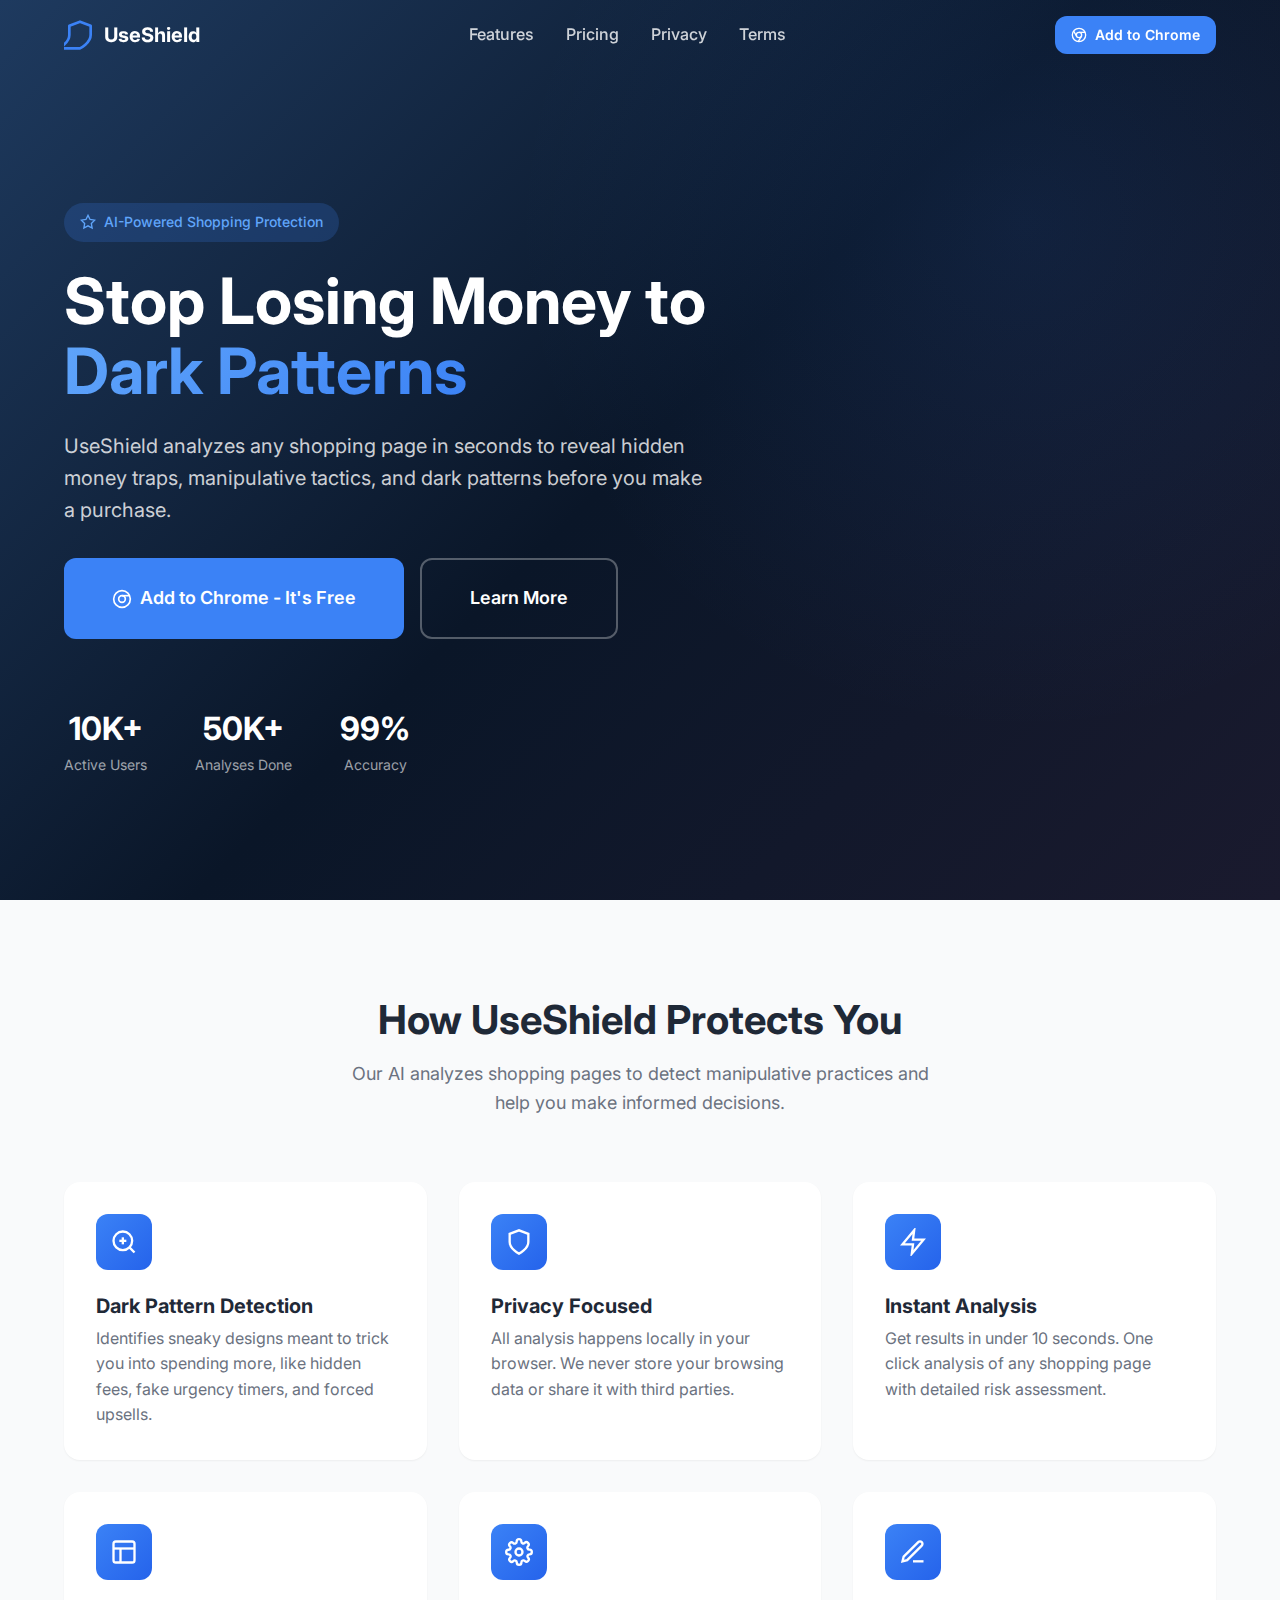
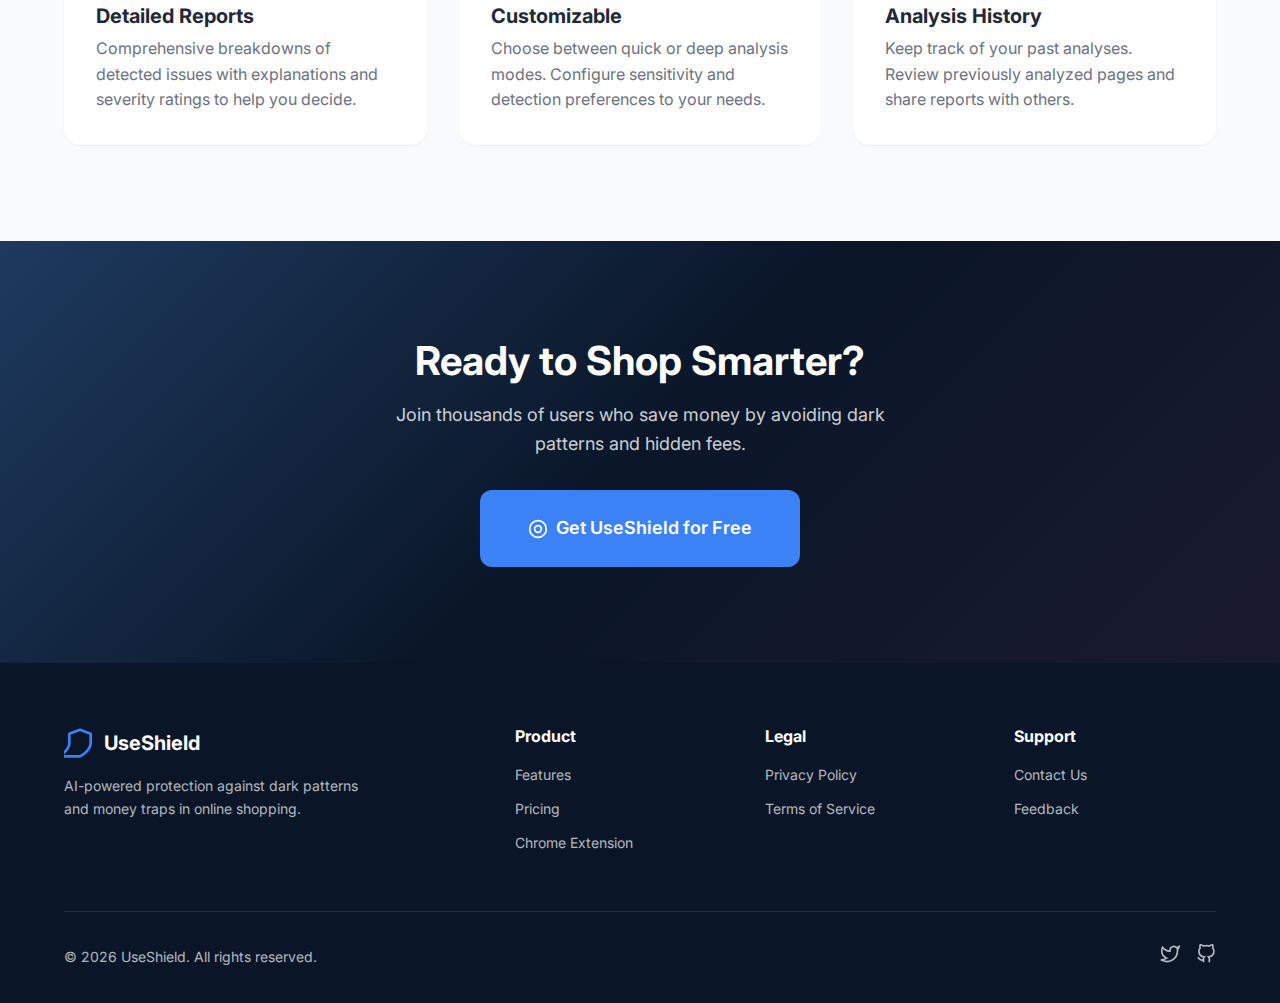
<file: index.html>
<!DOCTYPE html>
<html lang="en">

<head>
    <meta charset="UTF-8">
    <meta name="viewport" content="width=device-width, initial-scale=1.0">
    <meta name="description"
        content="UseShield - AI-powered protection against dark patterns and money traps in online shopping. Analyze any page before you buy.">
    <meta name="keywords"
        content="dark patterns, money traps, online shopping protection, AI analysis, browser extension, consumer protection">
    <meta name="author" content="UseShield">
    <title>UseShield - Protect Yourself from Money Traps & Dark Patterns</title>

    <!-- Favicon -->
    <link rel="icon" type="image/svg+xml"
        href="data:image/svg+xml,<svg xmlns='http://www.w3.org/2000/svg' viewBox='0 0 24 24' fill='none' stroke='%233b82f6' stroke-width='2' stroke-linecap='round' stroke-linejoin='round'><path d='M12 22s8-4 8-10V5l-8-3-8 3v7c0 6-8 10-8 10z'/></svg>">

    <!-- Google Fonts -->
    <link rel="preconnect" href="https://fonts.googleapis.com">
    <link rel="preconnect" href="https://fonts.gstatic.com" crossorigin>
    <link href="https://fonts.googleapis.com/css2?family=Inter:wght@400;500;600;700&display=swap" rel="stylesheet">

    <!-- Styles -->
    <link rel="stylesheet" href="css/style.css">
</head>

<body>
    <!-- Navigation -->
    <nav class="nav" id="nav">
        <div class="container nav-container">
            <a href="/" class="nav-logo">
                <svg width="32" height="32" viewBox="0 0 24 24" fill="none" stroke="#3b82f6" stroke-width="2"
                    stroke-linecap="round" stroke-linejoin="round">
                    <path d="M12 22s8-4 8-10V5l-8-3-8 3v7c0 6-8 10-8 10z" />
                </svg>
                UseShield
            </a>

            <ul class="nav-links">
                <li><a href="#features">Features</a></li>
                <li><a href="pricing.html">Pricing</a></li>
                <li><a href="privacy.html">Privacy</a></li>
                <li><a href="terms.html">Terms</a></li>
            </ul>

            <div class="nav-cta">
                <a href="https://chrome.google.com/webstore" target="_blank" class="btn btn-primary btn-sm">
                    <svg width="16" height="16" viewBox="0 0 24 24" fill="none" stroke="currentColor" stroke-width="2">
                        <circle cx="12" cy="12" r="10" />
                        <circle cx="12" cy="12" r="4" />
                        <line x1="21.17" y1="8" x2="12" y2="8" />
                        <line x1="3.95" y1="6.06" x2="8.54" y2="14" />
                        <line x1="10.88" y1="21.94" x2="15.46" y2="14" />
                    </svg>
                    Add to Chrome
                </a>
            </div>

            <button class="nav-toggle" id="navToggle">
                <svg width="24" height="24" viewBox="0 0 24 24" fill="none" stroke="currentColor" stroke-width="2">
                    <line x1="3" y1="6" x2="21" y2="6" />
                    <line x1="3" y1="12" x2="21" y2="12" />
                    <line x1="3" y1="18" x2="21" y2="18" />
                </svg>
            </button>
        </div>
    </nav>

    <!-- Hero Section -->
    <section class="hero">
        <div class="container">
            <div class="hero-content">
                <div class="hero-badge">
                    <svg width="16" height="16" viewBox="0 0 24 24" fill="none" stroke="currentColor" stroke-width="2">
                        <polygon
                            points="12 2 15.09 8.26 22 9.27 17 14.14 18.18 21.02 12 17.77 5.82 21.02 7 14.14 2 9.27 8.91 8.26 12 2" />
                    </svg>
                    AI-Powered Shopping Protection
                </div>

                <h1>Stop Losing Money to <span>Dark Patterns</span></h1>

                <p>UseShield analyzes any shopping page in seconds to reveal hidden money traps, manipulative tactics,
                    and dark patterns before you make a purchase.</p>

                <div class="hero-buttons">
                    <a href="https://chrome.google.com/webstore" target="_blank" class="btn btn-primary btn-lg">
                        <svg width="20" height="20" viewBox="0 0 24 24" fill="none" stroke="currentColor"
                            stroke-width="2">
                            <circle cx="12" cy="12" r="10" />
                            <circle cx="12" cy="12" r="4" />
                            <line x1="21.17" y1="8" x2="12" y2="8" />
                        </svg>
                        Add to Chrome - It's Free
                    </a>
                    <a href="#features" class="btn btn-secondary btn-lg">
                        Learn More
                    </a>
                </div>

                <div class="hero-stats">
                    <div class="hero-stat">
                        <div class="hero-stat-value">10K+</div>
                        <div class="hero-stat-label">Active Users</div>
                    </div>
                    <div class="hero-stat">
                        <div class="hero-stat-value">50K+</div>
                        <div class="hero-stat-label">Analyses Done</div>
                    </div>
                    <div class="hero-stat">
                        <div class="hero-stat-value">99%</div>
                        <div class="hero-stat-label">Accuracy</div>
                    </div>
                </div>
            </div>
        </div>
    </section>

    <!-- Features Section -->
    <section class="features" id="features">
        <div class="container">
            <div class="section-header">
                <h2>How UseShield Protects You</h2>
                <p>Our AI analyzes shopping pages to detect manipulative practices and help you make informed decisions.
                </p>
            </div>

            <div class="features-grid">
                <div class="feature-card">
                    <div class="feature-icon">
                        <svg width="28" height="28" viewBox="0 0 24 24" fill="none" stroke="currentColor"
                            stroke-width="2">
                            <circle cx="11" cy="11" r="8" />
                            <line x1="21" y1="21" x2="16.65" y2="16.65" />
                            <line x1="11" y1="8" x2="11" y2="14" />
                            <line x1="8" y1="11" x2="14" y2="11" />
                        </svg>
                    </div>
                    <h3>Dark Pattern Detection</h3>
                    <p>Identifies sneaky designs meant to trick you into spending more, like hidden fees, fake urgency
                        timers, and forced upsells.</p>
                </div>

                <div class="feature-card">
                    <div class="feature-icon">
                        <svg width="28" height="28" viewBox="0 0 24 24" fill="none" stroke="currentColor"
                            stroke-width="2">
                            <path d="M12 22s8-4 8-10V5l-8-3-8 3v7c0 6 8 10 8 10z" />
                        </svg>
                    </div>
                    <h3>Privacy Focused</h3>
                    <p>All analysis happens locally in your browser. We never store your browsing data or share it with
                        third parties.</p>
                </div>

                <div class="feature-card">
                    <div class="feature-icon">
                        <svg width="28" height="28" viewBox="0 0 24 24" fill="none" stroke="currentColor"
                            stroke-width="2">
                            <path d="M13 2L3 14h9l-1 8 10-12h-9l1-8z" />
                        </svg>
                    </div>
                    <h3>Instant Analysis</h3>
                    <p>Get results in under 10 seconds. One click analysis of any shopping page with detailed risk
                        assessment.</p>
                </div>

                <div class="feature-card">
                    <div class="feature-icon">
                        <svg width="28" height="28" viewBox="0 0 24 24" fill="none" stroke="currentColor"
                            stroke-width="2">
                            <rect x="3" y="3" width="18" height="18" rx="2" ry="2" />
                            <line x1="3" y1="9" x2="21" y2="9" />
                            <line x1="9" y1="21" x2="9" y2="9" />
                        </svg>
                    </div>
                    <h3>Detailed Reports</h3>
                    <p>Comprehensive breakdowns of detected issues with explanations and severity ratings to help you
                        decide.</p>
                </div>

                <div class="feature-card">
                    <div class="feature-icon">
                        <svg width="28" height="28" viewBox="0 0 24 24" fill="none" stroke="currentColor"
                            stroke-width="2">
                            <circle cx="12" cy="12" r="3" />
                            <path
                                d="M19.4 15a1.65 1.65 0 0 0 .33 1.82l.06.06a2 2 0 0 1-2.83 2.83l-.06-.06a1.65 1.65 0 0 0-1.82-.33 1.65 1.65 0 0 0-1 1.51V21a2 2 0 0 1-4 0v-.09A1.65 1.65 0 0 0 9 19.4a1.65 1.65 0 0 0-1.82.33l-.06.06a2 2 0 0 1-2.83-2.83l.06-.06a1.65 1.65 0 0 0 .33-1.82 1.65 1.65 0 0 0-1.51-1H3a2 2 0 0 1 0-4h.09A1.65 1.65 0 0 0 4.6 9a1.65 1.65 0 0 0-.33-1.82l-.06-.06a2 2 0 0 1 2.83-2.83l.06.06a1.65 1.65 0 0 0 1.82.33H9a1.65 1.65 0 0 0 1-1.51V3a2 2 0 0 1 4 0v.09a1.65 1.65 0 0 0 1 1.51 1.65 1.65 0 0 0 1.82-.33l.06-.06a2 2 0 0 1 2.83 2.83l-.06.06a1.65 1.65 0 0 0-.33 1.82V9a1.65 1.65 0 0 0 1.51 1H21a2 2 0 0 1 0 4h-.09a1.65 1.65 0 0 0-1.51 1z" />
                        </svg>
                    </div>
                    <h3>Customizable</h3>
                    <p>Choose between quick or deep analysis modes. Configure sensitivity and detection preferences to
                        your needs.</p>
                </div>

                <div class="feature-card">
                    <div class="feature-icon">
                        <svg width="28" height="28" viewBox="0 0 24 24" fill="none" stroke="currentColor"
                            stroke-width="2">
                            <path d="M12 20h9" />
                            <path d="M16.5 3.5a2.121 2.121 0 0 1 3 3L7 19l-4 1 1-4L16.5 3.5z" />
                        </svg>
                    </div>
                    <h3>Analysis History</h3>
                    <p>Keep track of your past analyses. Review previously analyzed pages and share reports with others.
                    </p>
                </div>
            </div>
        </div>
    </section>

    <!-- CTA Section -->
    <section class="cta">
        <div class="container">
            <h2>Ready to Shop Smarter?</h2>
            <p>Join thousands of users who save money by avoiding dark patterns and hidden fees.</p>
            <a href="https://chrome.google.com/webstore" target="_blank" class="btn btn-primary btn-lg">
                <svg width="20" height="20" viewBox="0 0 24 24" fill="none" stroke="currentColor" stroke-width="2">
                    <circle cx="12" cy="12" r="10" />
                    <circle cx="12" cy="12" r="4" />
                </svg>
                Get UseShield for Free
            </a>
        </div>
    </section>

    <!-- Footer -->
    <footer class="footer">
        <div class="container">
            <div class="footer-grid">
                <div class="footer-brand">
                    <a href="/" class="nav-logo">
                        <svg width="32" height="32" viewBox="0 0 24 24" fill="none" stroke="#3b82f6" stroke-width="2"
                            stroke-linecap="round" stroke-linejoin="round">
                            <path d="M12 22s8-4 8-10V5l-8-3-8 3v7c0 6-8 10-8 10z" />
                        </svg>
                        UseShield
                    </a>
                    <p>AI-powered protection against dark patterns and money traps in online shopping.</p>
                </div>

                <div class="footer-column">
                    <h4>Product</h4>
                    <ul class="footer-links">
                        <li><a href="#features">Features</a></li>
                        <li><a href="pricing.html">Pricing</a></li>
                        <li><a href="https://chrome.google.com/webstore" target="_blank">Chrome Extension</a></li>
                    </ul>
                </div>

                <div class="footer-column">
                    <h4>Legal</h4>
                    <ul class="footer-links">
                        <li><a href="privacy.html">Privacy Policy</a></li>
                        <li><a href="terms.html">Terms of Service</a></li>
                    </ul>
                </div>

                <div class="footer-column">
                    <h4>Support</h4>
                    <ul class="footer-links">
                        <li><a href="mailto:useshield@protonmail.com">Contact Us</a></li>
                        <li><a href="mailto:useshield@protonmail.com">Feedback</a></li>
                    </ul>
                </div>
            </div>

            <div class="footer-bottom">
                <p>&copy; 2026 UseShield. All rights reserved.</p>
                <div class="footer-social">
                    <a href="#" aria-label="Twitter">
                        <svg width="20" height="20" viewBox="0 0 24 24" fill="none" stroke="currentColor"
                            stroke-width="2">
                            <path
                                d="M23 3a10.9 10.9 0 0 1-3.14 1.53 4.48 4.48 0 0 0-7.86 3v1A10.66 10.66 0 0 1 3 4s-4 9 5 13a11.64 11.64 0 0 1-7 2c9 5 20 0 20-11.5a4.5 4.5 0 0 0-.08-.83A7.72 7.72 0 0 0 23 3z" />
                        </svg>
                    </a>
                    <a href="#" aria-label="GitHub">
                        <svg width="20" height="20" viewBox="0 0 24 24" fill="none" stroke="currentColor"
                            stroke-width="2">
                            <path
                                d="M9 19c-5 1.5-5-2.5-7-3m14 6v-3.87a3.37 3.37 0 0 0-.94-2.61c3.14-.35 6.44-1.54 6.44-7A5.44 5.44 0 0 0 20 4.77 5.07 5.07 0 0 0 19.91 1S18.73.65 16 2.48a13.38 13.38 0 0 0-7 0C6.27.65 5.09 1 5.09 1A5.07 5.07 0 0 0 5 4.77a5.44 5.44 0 0 0-1.5 3.78c0 5.42 3.3 6.61 6.44 7A3.37 3.37 0 0 0 9 18.13V22" />
                        </svg>
                    </a>
                </div>
            </div>
        </div>
    </footer>

    <!-- Scripts -->
    <script>
        // Navigation scroll effect
        const nav = document.getElementById('nav');
        window.addEventListener('scroll', () => {
            if (window.scrollY > 50) {
                nav.classList.add('scrolled');
            } else {
                nav.classList.remove('scrolled');
            }
        });

        // Mobile menu toggle
        const navToggle = document.getElementById('navToggle');
        const navLinks = document.querySelector('.nav-links');
        navToggle?.addEventListener('click', () => {
            navLinks.classList.toggle('active');
        });
    </script>
</body>

</html>
</file>
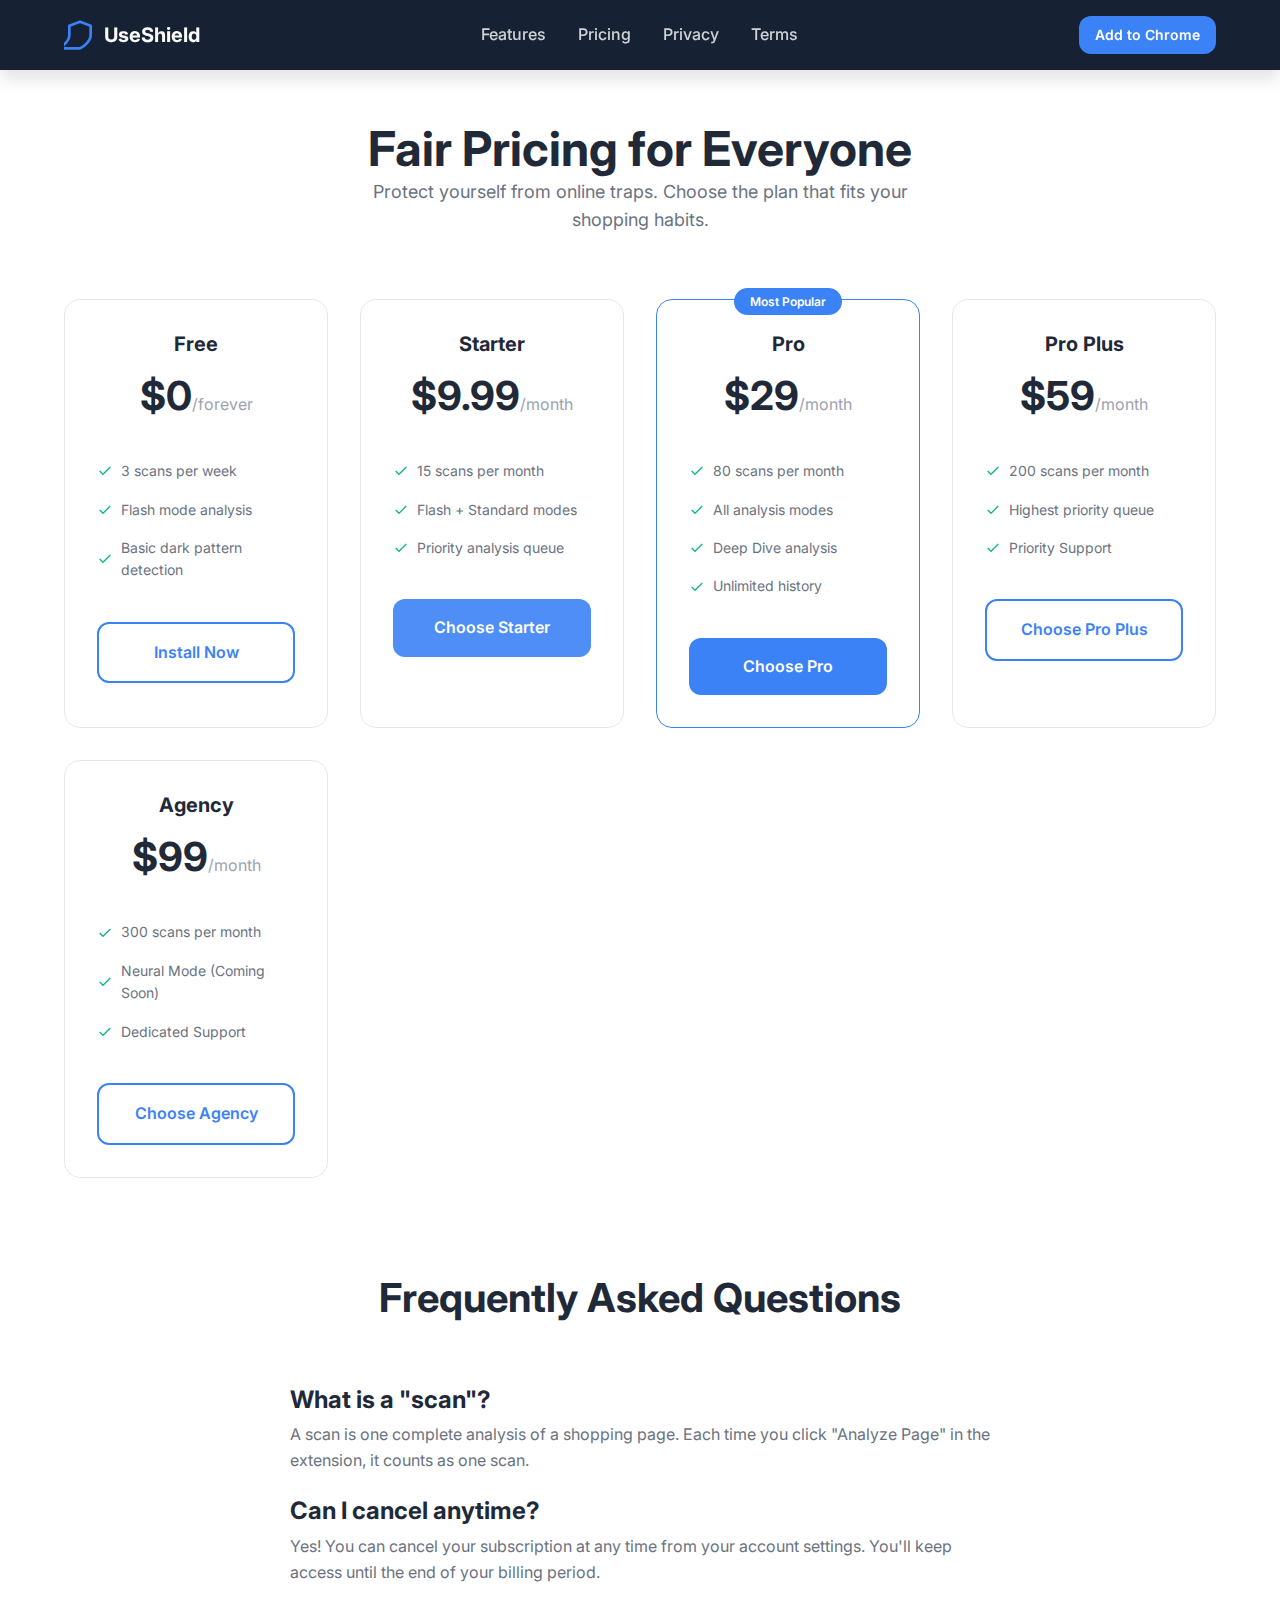
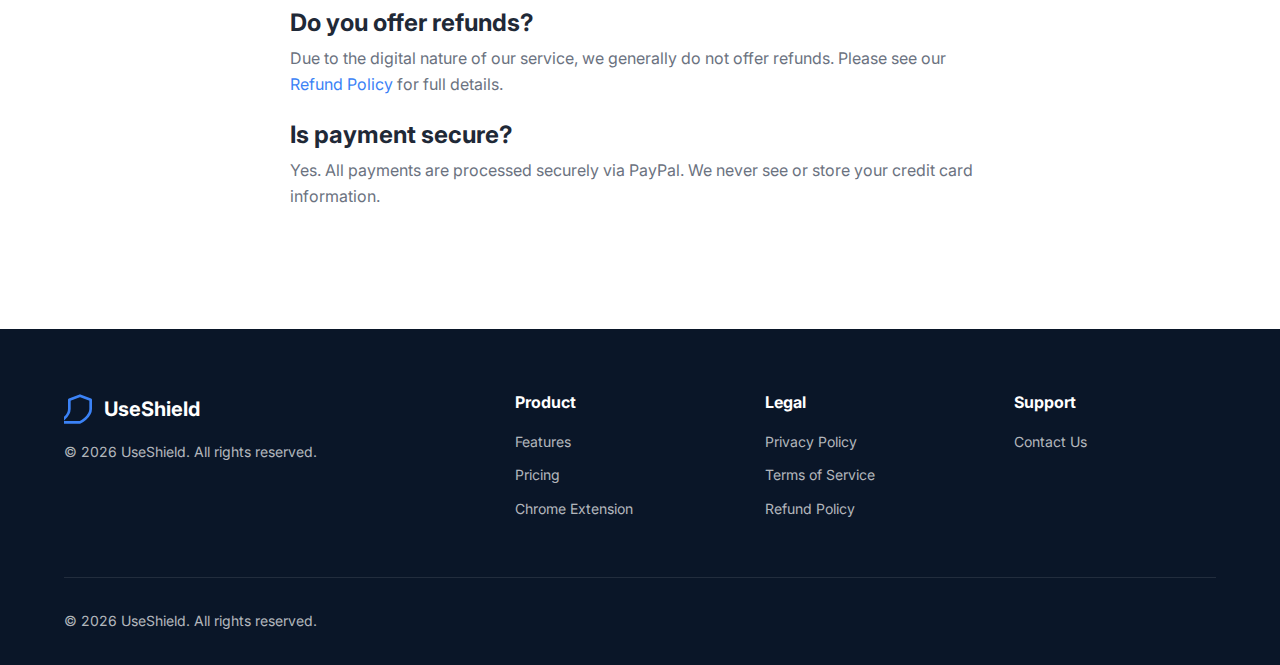
<file: pricing.html>
<!DOCTYPE html>
<html lang="en">

<head>
    <meta charset="UTF-8">
    <meta name="viewport" content="width=device-width, initial-scale=1.0">
    <meta name="description"
        content="UseShield Pricing - Find the perfect plan for safer online shopping. From Free to Agency plans.">
    <title>Pricing - UseShield</title>

    <link rel="icon" type="image/svg+xml"
        href="data:image/svg+xml,<svg xmlns='http://www.w3.org/2000/svg' viewBox='0 0 24 24' fill='none' stroke='%233b82f6' stroke-width='2' stroke-linecap='round' stroke-linejoin='round'><path d='M12 22s8-4 8-10V5l-8-3-8 3v7c0 6-8 10-8 10z'/></svg>">
    <link rel="preconnect" href="https://fonts.googleapis.com">
    <link rel="preconnect" href="https://fonts.gstatic.com" crossorigin>
    <link href="https://fonts.googleapis.com/css2?family=Inter:wght@400;500;600;700&display=swap" rel="stylesheet">
    <link rel="stylesheet" href="css/style.css">
    <style>
        .pricing-grid {
            grid-template-columns: repeat(auto-fit, minmax(250px, 1fr));
            max-width: 1200px;
        }
    </style>
</head>

<body>
    <!-- Navigation -->
    <nav class="nav scrolled">
        <div class="container nav-container">
            <a href="/" class="nav-logo">
                <svg width="32" height="32" viewBox="0 0 24 24" fill="none" stroke="#3b82f6" stroke-width="2"
                    stroke-linecap="round" stroke-linejoin="round">
                    <path d="M12 22s8-4 8-10V5l-8-3-8 3v7c0 6-8 10-8 10z" />
                </svg>
                UseShield
            </a>

            <ul class="nav-links">
                <li><a href="index.html#features">Features</a></li>
                <li><a href="pricing.html">Pricing</a></li>
                <li><a href="privacy.html">Privacy</a></li>
                <li><a href="terms.html">Terms</a></li>
            </ul>

            <div class="nav-cta">
                <a href="https://chromewebstore.google.com/detail/useshield/pcjoogikjcghpmajckghinjjofcmkehn"
                    target="_blank" class="btn btn-primary btn-sm">Add to
                    Chrome</a>
            </div>
        </div>
    </nav>

    <!-- Pricing Section -->
    <section class="pricing" style="padding-top: 120px;">
        <div class="container">
            <div class="section-header">
                <h1>Fair Pricing for Everyone</h1>
                <p>Protect yourself from online traps. Choose the plan that fits your shopping habits.</p>
            </div>

            <div class="pricing-grid">
                <!-- Free Plan -->
                <div class="pricing-card">
                    <h3>Free</h3>
                    <div class="pricing-price">$0<span>/forever</span></div>
                    <ul class="pricing-features">
                        <li>
                            <svg width="16" height="16" viewBox="0 0 24 24" fill="none" stroke="currentColor"
                                stroke-width="2">
                                <polyline points="20 6 9 17 4 12" />
                            </svg>
                            3 scans per week
                        </li>
                        <li>
                            <svg width="16" height="16" viewBox="0 0 24 24" fill="none" stroke="currentColor"
                                stroke-width="2">
                                <polyline points="20 6 9 17 4 12" />
                            </svg>
                            Flash mode analysis
                        </li>
                        <li>
                            <svg width="16" height="16" viewBox="0 0 24 24" fill="none" stroke="currentColor"
                                stroke-width="2">
                                <polyline points="20 6 9 17 4 12" />
                            </svg>
                            Basic dark pattern detection
                        </li>
                    </ul>
                    <a href="https://chromewebstore.google.com/detail/useshield/pcjoogikjcghpmajckghinjjofcmkehn"
                        class="btn btn-outline" style="width: 100%;">Install
                        Now</a>
                </div>

                <!-- Starter Plan -->
                <div class="pricing-card">
                    <h3>Starter</h3>
                    <div class="pricing-price">$9.99<span>/month</span></div>
                    <ul class="pricing-features">
                        <li>
                            <svg width="16" height="16" viewBox="0 0 24 24" fill="none" stroke="currentColor"
                                stroke-width="2">
                                <polyline points="20 6 9 17 4 12" />
                            </svg>
                            15 scans per month
                        </li>
                        <li>
                            <svg width="16" height="16" viewBox="0 0 24 24" fill="none" stroke="currentColor"
                                stroke-width="2">
                                <polyline points="20 6 9 17 4 12" />
                            </svg>
                            Flash + Standard modes
                        </li>
                        <li>
                            <svg width="16" height="16" viewBox="0 0 24 24" fill="none" stroke="currentColor"
                                stroke-width="2">
                                <polyline points="20 6 9 17 4 12" />
                            </svg>
                            Priority analysis queue
                        </li>
                    </ul>
                    <a href="https://chromewebstore.google.com/detail/useshield/pcjoogikjcghpmajckghinjjofcmkehn"
                        class="btn btn-primary" style="width: 100%; opacity: 0.9;">Choose Starter</a>
                </div>

                <!-- Pro Plan (Popular) -->
                <div class="pricing-card featured">
                    <h3>Pro</h3>
                    <div class="pricing-price">$29<span>/month</span></div>
                    <ul class="pricing-features">
                        <li>
                            <svg width="16" height="16" viewBox="0 0 24 24" fill="none" stroke="currentColor"
                                stroke-width="2">
                                <polyline points="20 6 9 17 4 12" />
                            </svg>
                            80 scans per month
                        </li>
                        <li>
                            <svg width="16" height="16" viewBox="0 0 24 24" fill="none" stroke="currentColor"
                                stroke-width="2">
                                <polyline points="20 6 9 17 4 12" />
                            </svg>
                            All analysis modes
                        </li>
                        <li>
                            <svg width="16" height="16" viewBox="0 0 24 24" fill="none" stroke="currentColor"
                                stroke-width="2">
                                <polyline points="20 6 9 17 4 12" />
                            </svg>
                            Deep Dive analysis
                        </li>
                        <li>
                            <svg width="16" height="16" viewBox="0 0 24 24" fill="none" stroke="currentColor"
                                stroke-width="2">
                                <polyline points="20 6 9 17 4 12" />
                            </svg>
                            Unlimited history
                        </li>
                    </ul>
                    <a href="https://chromewebstore.google.com/detail/useshield/pcjoogikjcghpmajckghinjjofcmkehn"
                        class="btn btn-primary" style="width: 100%;">Choose
                        Pro</a>
                </div>

                <!-- Pro Plus -->
                <div class="pricing-card">
                    <h3>Pro Plus</h3>
                    <div class="pricing-price">$59<span>/month</span></div>
                    <ul class="pricing-features">
                        <li>
                            <svg width="16" height="16" viewBox="0 0 24 24" fill="none" stroke="currentColor"
                                stroke-width="2">
                                <polyline points="20 6 9 17 4 12" />
                            </svg>
                            200 scans per month
                        </li>
                        <li>
                            <svg width="16" height="16" viewBox="0 0 24 24" fill="none" stroke="currentColor"
                                stroke-width="2">
                                <polyline points="20 6 9 17 4 12" />
                            </svg>
                            Highest priority queue
                        </li>
                        <li>
                            <svg width="16" height="16" viewBox="0 0 24 24" fill="none" stroke="currentColor"
                                stroke-width="2">
                                <polyline points="20 6 9 17 4 12" />
                            </svg>
                            Priority Support
                        </li>
                    </ul>
                    <a href="https://chromewebstore.google.com/detail/useshield/pcjoogikjcghpmajckghinjjofcmkehn"
                        class="btn btn-outline" style="width: 100%;">Choose Pro
                        Plus</a>
                </div>

                <!-- Agency -->
                <div class="pricing-card">
                    <h3>Agency</h3>
                    <div class="pricing-price">$99<span>/month</span></div>
                    <ul class="pricing-features">
                        <li>
                            <svg width="16" height="16" viewBox="0 0 24 24" fill="none" stroke="currentColor"
                                stroke-width="2">
                                <polyline points="20 6 9 17 4 12" />
                            </svg>
                            300 scans per month
                        </li>
                        <li>
                            <svg width="16" height="16" viewBox="0 0 24 24" fill="none" stroke="currentColor"
                                stroke-width="2">
                                <polyline points="20 6 9 17 4 12" />
                            </svg>
                            Neural Mode (Coming Soon)
                        </li>
                        <li>
                            <svg width="16" height="16" viewBox="0 0 24 24" fill="none" stroke="currentColor"
                                stroke-width="2">
                                <polyline points="20 6 9 17 4 12" />
                            </svg>
                            Dedicated Support
                        </li>
                    </ul>
                    <a href="https://chromewebstore.google.com/detail/useshield/pcjoogikjcghpmajckghinjjofcmkehn"
                        class="btn btn-outline" style="width: 100%;">Choose
                        Agency</a>
                </div>
            </div>

            <!-- FAQ -->
            <div class="section-header" style="margin-top: 96px;">
                <h2>Frequently Asked Questions</h2>
            </div>

            <div style="max-width: 700px; margin: 0 auto;">
                <div style="margin-bottom: 24px;">
                    <h4 style="margin-bottom: 8px;">What is a "scan"?</h4>
                    <p style="color: var(--text-secondary);">A scan is one complete analysis of a shopping page. Each
                        time you click "Analyze Page" in the extension, it counts as one scan.</p>
                </div>

                <div style="margin-bottom: 24px;">
                    <h4 style="margin-bottom: 8px;">Can I cancel anytime?</h4>
                    <p style="color: var(--text-secondary);">Yes! You can cancel your subscription at any time from your
                        account settings. You'll keep access until the end of your billing period.</p>
                </div>

                <div style="margin-bottom: 24px;">
                    <h4 style="margin-bottom: 8px;">Do you offer refunds?</h4>
                    <p style="color: var(--text-secondary);">Due to the digital nature of our service, we generally do
                        not offer refunds. Please see our <a href="refund-policy.html">Refund Policy</a> for full
                        details.</p>
                </div>

                <div style="margin-bottom: 24px;">
                    <h4 style="margin-bottom: 8px;">Is payment secure?</h4>
                    <p style="color: var(--text-secondary);">Yes. All payments are processed securely via PayPal. We
                        never see or store your credit card information.</p>
                </div>
            </div>
        </div>
    </section>

    <!-- Footer -->
    <footer class="footer">
        <div class="container">
            <div class="footer-grid">
                <div class="footer-brand">
                    <a href="/" class="nav-logo">
                        <svg width="32" height="32" viewBox="0 0 24 24" fill="none" stroke="#3b82f6" stroke-width="2"
                            stroke-linecap="round" stroke-linejoin="round">
                            <path d="M12 22s8-4 8-10V5l-8-3-8 3v7c0 6-8 10-8 10z" />
                        </svg>
                        UseShield
                    </a>
                    <p>&copy; 2026 UseShield. All rights reserved.</p>
                </div>

                <div class="footer-column">
                    <h4>Product</h4>
                    <ul class="footer-links">
                        <li><a href="index.html#features">Features</a></li>
                        <li><a href="pricing.html">Pricing</a></li>
                        <li><a href="https://chromewebstore.google.com/detail/useshield/pcjoogikjcghpmajckghinjjofcmkehn"
                                target="_blank">Chrome Extension</a></li>
                    </ul>
                </div>

                <div class="footer-column">
                    <h4>Legal</h4>
                    <ul class="footer-links">
                        <li><a href="privacy.html">Privacy Policy</a></li>
                        <li><a href="terms.html">Terms of Service</a></li>
                        <li><a href="refund-policy.html">Refund Policy</a></li>
                    </ul>
                </div>

                <div class="footer-column">
                    <h4>Support</h4>
                    <ul class="footer-links">
                        <li><a href="mailto:useshield@protonmail.com">Contact Us</a></li>
                    </ul>
                </div>
            </div>

            <div class="footer-bottom">
                <p>&copy; 2026 UseShield. All rights reserved.</p>
            </div>
        </div>
    </footer>
</body>

</html>
</file>
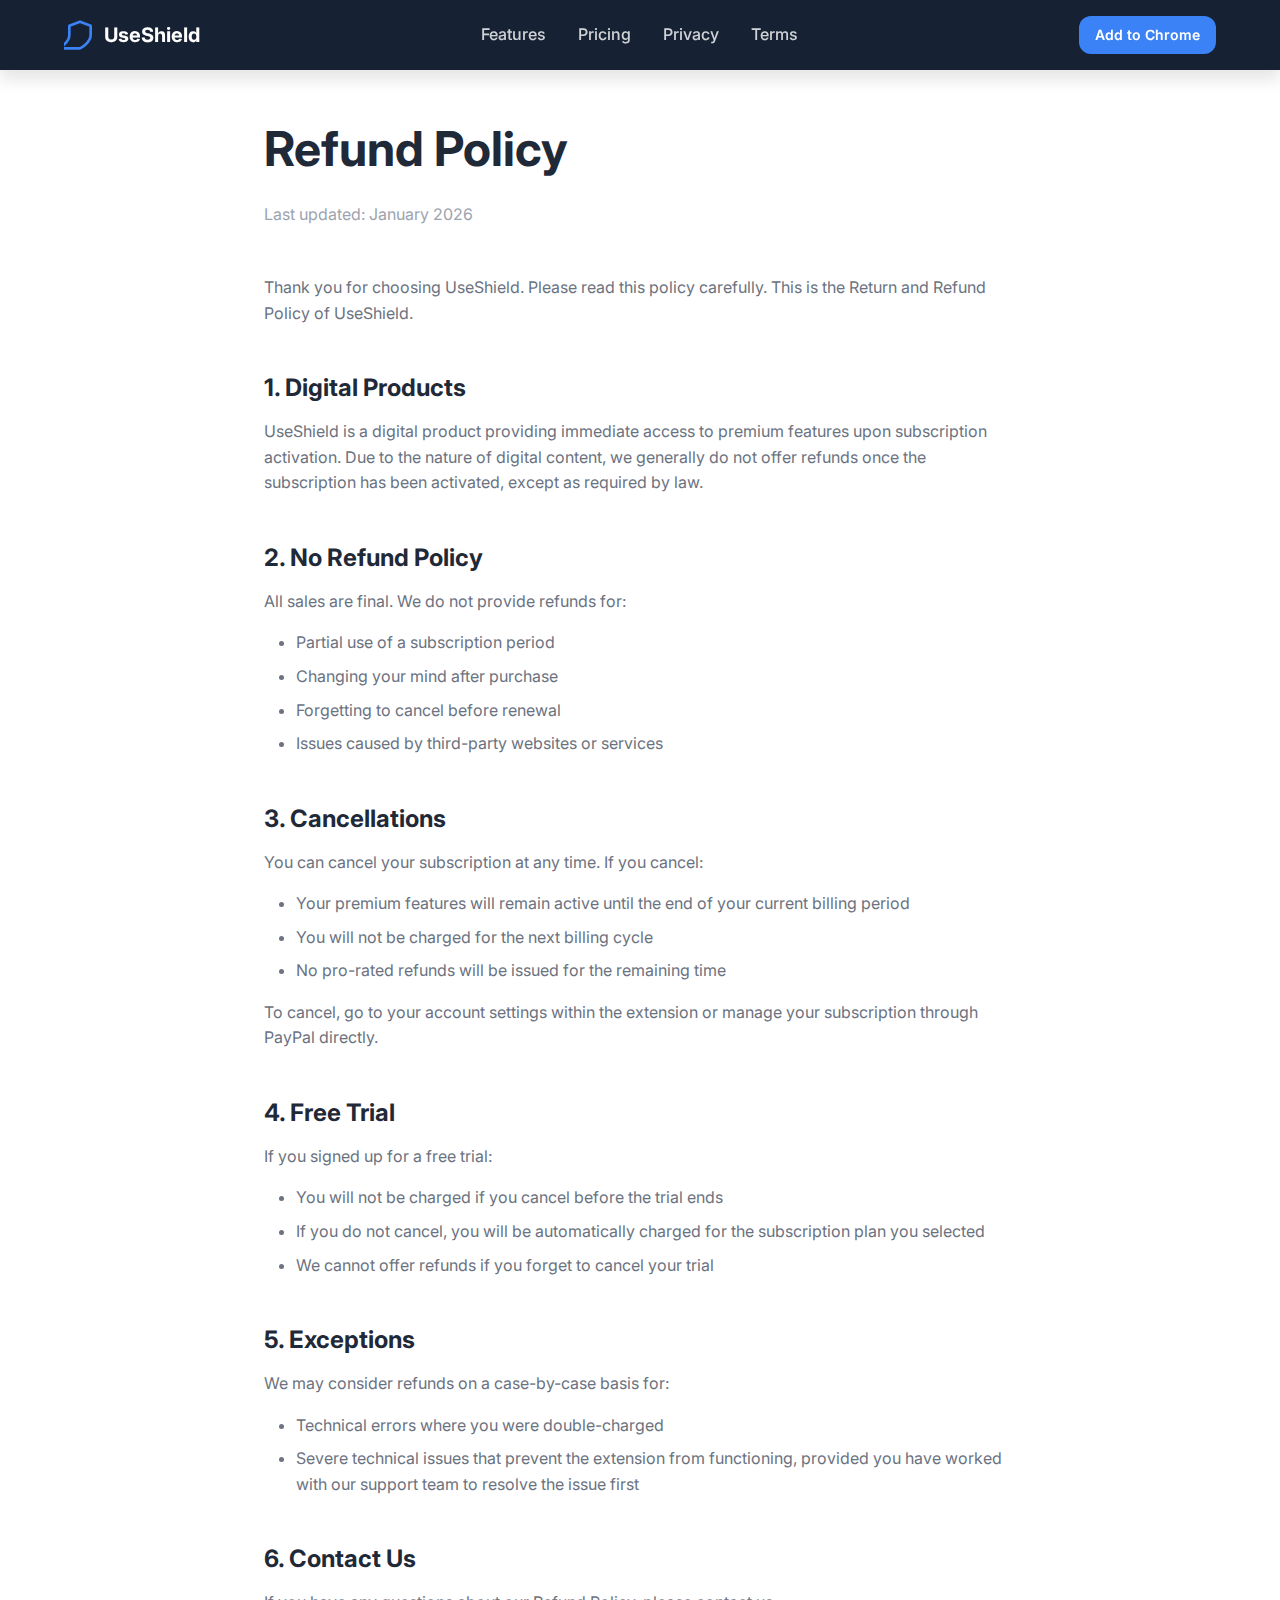
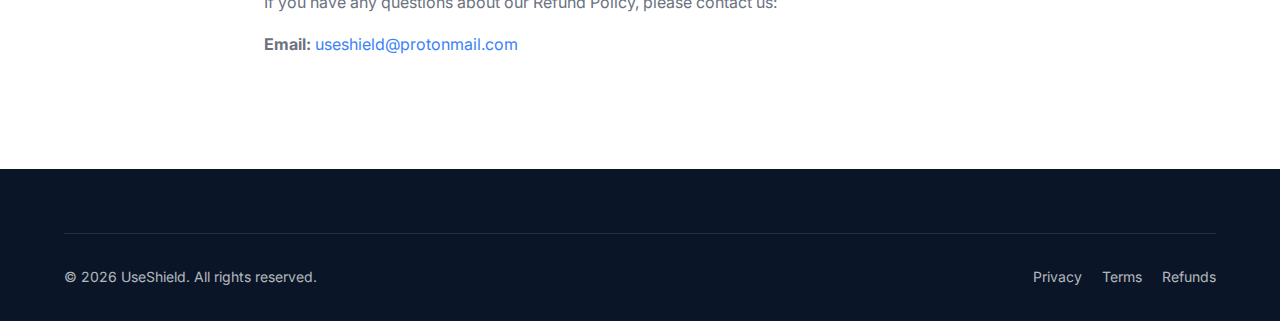
<file: refund-policy.html>
<!DOCTYPE html>
<html lang="en">

<head>
    <meta charset="UTF-8">
    <meta name="viewport" content="width=device-width, initial-scale=1.0">
    <meta name="description" content="UseShield Refund Policy - Information about cancellations and refunds.">
    <title>Refund Policy - UseShield</title>

    <link rel="icon" type="image/svg+xml"
        href="data:image/svg+xml,<svg xmlns='http://www.w3.org/2000/svg' viewBox='0 0 24 24' fill='none' stroke='%233b82f6' stroke-width='2' stroke-linecap='round' stroke-linejoin='round'><path d='M12 22s8-4 8-10V5l-8-3-8 3v7c0 6-8 10-8 10z'/></svg>">
    <link rel="preconnect" href="https://fonts.googleapis.com">
    <link rel="preconnect" href="https://fonts.gstatic.com" crossorigin>
    <link href="https://fonts.googleapis.com/css2?family=Inter:wght@400;500;600;700&display=swap" rel="stylesheet">
    <link rel="stylesheet" href="css/style.css">
</head>

<body>
    <!-- Navigation -->
    <nav class="nav scrolled">
        <div class="container nav-container">
            <a href="/" class="nav-logo">
                <svg width="32" height="32" viewBox="0 0 24 24" fill="none" stroke="#3b82f6" stroke-width="2"
                    stroke-linecap="round" stroke-linejoin="round">
                    <path d="M12 22s8-4 8-10V5l-8-3-8 3v7c0 6-8 10-8 10z" />
                </svg>
                UseShield
            </a>

            <ul class="nav-links">
                <li><a href="index.html#features">Features</a></li>
                <li><a href="pricing.html">Pricing</a></li>
                <li><a href="privacy.html">Privacy</a></li>
                <li><a href="terms.html">Terms</a></li>
            </ul>

            <div class="nav-cta">
                <a href="https://chromewebstore.google.com/detail/useshield/pcjoogikjcghpmajckghinjjofcmkehn"
                    target="_blank" class="btn btn-primary btn-sm">Add to
                    Chrome</a>
            </div>
        </div>
    </nav>

    <!-- Refund Policy Content -->
    <section class="legal-page" style="padding-top: 120px;">
        <div class="container container-narrow">
            <h1>Refund Policy</h1>
            <p class="last-updated">Last updated: January 2026</p>

            <p>Thank you for choosing UseShield. Please read this policy carefully. This is the Return and Refund Policy
                of UseShield.</p>

            <h2>1. Digital Products</h2>
            <p>UseShield is a digital product providing immediate access to premium features upon subscription
                activation. Due to the nature of digital content, we generally do not offer refunds once the
                subscription has been activated, except as required by law.</p>

            <h2>2. No Refund Policy</h2>
            <p>All sales are final. We do not provide refunds for:</p>
            <ul>
                <li>Partial use of a subscription period</li>
                <li>Changing your mind after purchase</li>
                <li>Forgetting to cancel before renewal</li>
                <li>Issues caused by third-party websites or services</li>
            </ul>

            <h2>3. Cancellations</h2>
            <p>You can cancel your subscription at any time. If you cancel:</p>
            <ul>
                <li>Your premium features will remain active until the end of your current billing period</li>
                <li>You will not be charged for the next billing cycle</li>
                <li>No pro-rated refunds will be issued for the remaining time</li>
            </ul>
            <p>To cancel, go to your account settings within the extension or manage your subscription through PayPal
                directly.</p>

            <h2>4. Free Trial</h2>
            <p>If you signed up for a free trial:</p>
            <ul>
                <li>You will not be charged if you cancel before the trial ends</li>
                <li>If you do not cancel, you will be automatically charged for the subscription plan you selected</li>
                <li>We cannot offer refunds if you forget to cancel your trial</li>
            </ul>

            <h2>5. Exceptions</h2>
            <p>We may consider refunds on a case-by-case basis for:</p>
            <ul>
                <li>Technical errors where you were double-charged</li>
                <li>Severe technical issues that prevent the extension from functioning, provided you have worked with
                    our support team to resolve the issue first</li>
            </ul>

            <h2>6. Contact Us</h2>
            <p>If you have any questions about our Refund Policy, please contact us:</p>
            <p><strong>Email:</strong> <a href="mailto:useshield@protonmail.com">useshield@protonmail.com</a></p>
        </div>
    </section>

    <!-- Footer -->
    <footer class="footer">
        <div class="container">
            <div class="footer-bottom">
                <p>&copy; 2026 UseShield. All rights reserved.</p>
                <div>
                    <a href="privacy.html" style="color: rgba(255,255,255,0.7); margin-right: 16px;">Privacy</a>
                    <a href="terms.html" style="color: rgba(255,255,255,0.7); margin-right: 16px;">Terms</a>
                    <a href="refund-policy.html" style="color: rgba(255,255,255,0.7);">Refunds</a>
                </div>
            </div>
        </div>
    </footer>
</body>

</html>
</file>
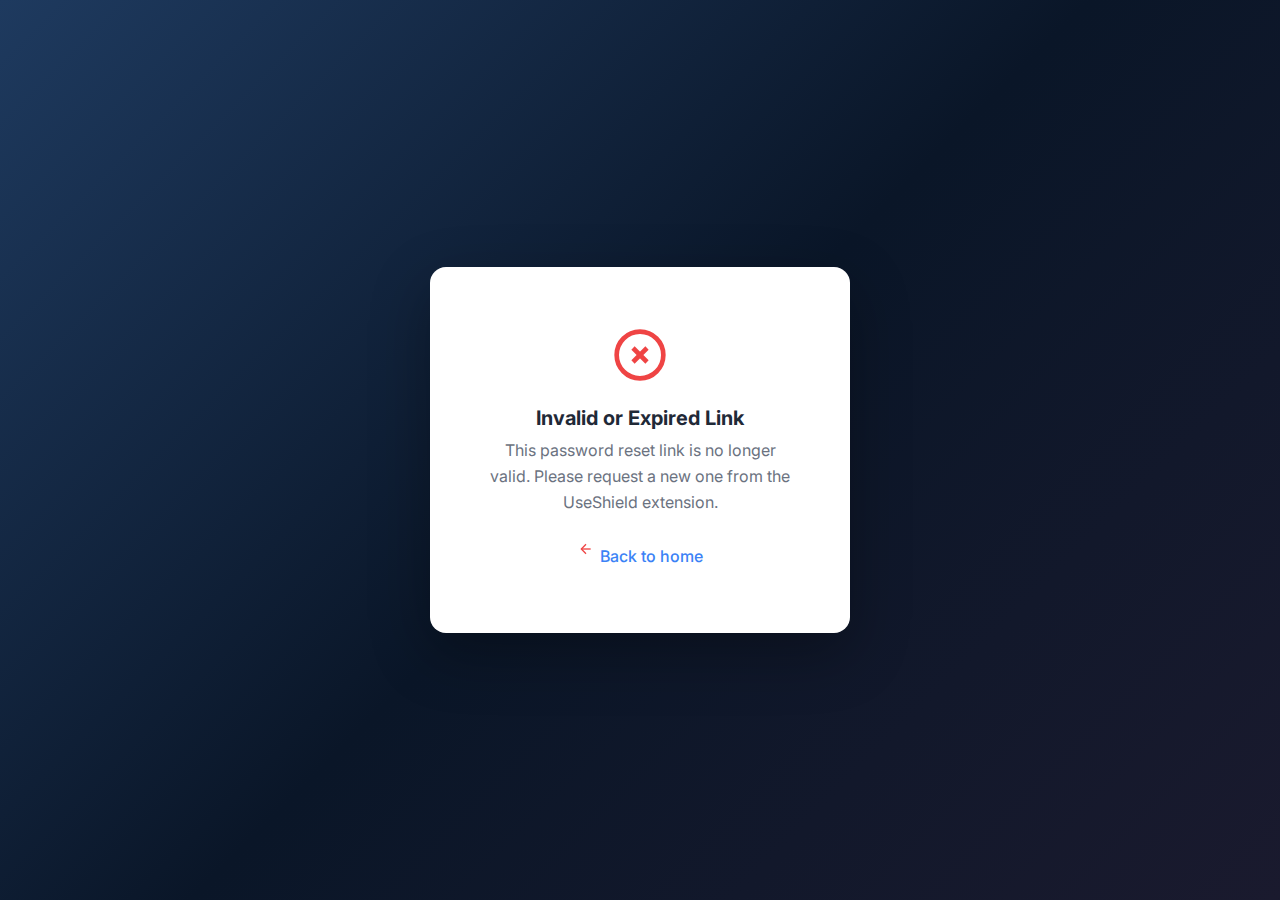
<file: reset-password.html>
<!DOCTYPE html>
<html lang="en">

<head>
    <meta charset="UTF-8">
    <meta name="viewport" content="width=device-width, initial-scale=1.0">
    <meta name="description" content="Reset your UseShield password">
    <title>Reset Password - UseShield</title>

    <link rel="icon" type="image/svg+xml"
        href="data:image/svg+xml,<svg xmlns='http://www.w3.org/2000/svg' viewBox='0 0 24 24' fill='none' stroke='%233b82f6' stroke-width='2' stroke-linecap='round' stroke-linejoin='round'><path d='M12 22s8-4 8-10V5l-8-3-8 3v7c0 6-8 10-8 10z'/></svg>">
    <link rel="preconnect" href="https://fonts.googleapis.com">
    <link rel="preconnect" href="https://fonts.gstatic.com" crossorigin>
    <link href="https://fonts.googleapis.com/css2?family=Inter:wght@400;500;600;700&display=swap" rel="stylesheet">
    <link rel="stylesheet" href="css/style.css">
    <style>
        .reset-container {
            min-height: 100vh;
            display: flex;
            align-items: center;
            justify-content: center;
            background: linear-gradient(135deg, #1e3a5f 0%, #0a1628 50%, #1a1a2e 100%);
            padding: 20px;
        }

        .reset-card {
            background: white;
            border-radius: 16px;
            padding: 40px;
            width: 100%;
            max-width: 420px;
            box-shadow: 0 20px 60px rgba(0, 0, 0, 0.3);
        }

        .reset-header {
            text-align: center;
            margin-bottom: 32px;
        }

        .reset-logo {
            width: 64px;
            height: 64px;
            background: linear-gradient(135deg, #3b82f6, #2563eb);
            border-radius: 16px;
            display: flex;
            align-items: center;
            justify-content: center;
            margin: 0 auto 20px;
        }

        .reset-header h1 {
            font-size: 24px;
            color: #1f2937;
            margin-bottom: 8px;
        }

        .reset-header p {
            color: #6b7280;
            font-size: 14px;
        }

        .form-group {
            margin-bottom: 20px;
        }

        .form-group label {
            display: block;
            font-size: 14px;
            font-weight: 500;
            color: #374151;
            margin-bottom: 8px;
        }

        .input-wrapper {
            position: relative;
        }

        .input-wrapper input {
            width: 100%;
            padding: 14px 16px;
            padding-left: 44px;
            font-size: 16px;
            border: 1px solid #d1d5db;
            border-radius: 8px;
            outline: none;
            transition: border-color 0.2s, box-shadow 0.2s;
        }

        .input-wrapper input:focus {
            border-color: #3b82f6;
            box-shadow: 0 0 0 3px rgba(59, 130, 246, 0.1);
        }

        .input-icon {
            position: absolute;
            left: 14px;
            top: 50%;
            transform: translateY(-50%);
            color: #9ca3af;
        }

        .password-toggle {
            position: absolute;
            right: 8px;
            top: 50%;
            transform: translateY(-50%);
            background: none;
            border: none;
            color: #9ca3af;
            cursor: pointer;
            padding: 8px;
            border-radius: 4px;
        }

        .password-toggle:hover {
            color: #6b7280;
            background: #f3f4f6;
        }

        .hint {
            font-size: 12px;
            color: #9ca3af;
            margin-top: 6px;
        }

        .reset-btn {
            width: 100%;
            padding: 14px;
            font-size: 16px;
            font-weight: 600;
            color: white;
            background: #3b82f6;
            border: none;
            border-radius: 8px;
            cursor: pointer;
            transition: background 0.2s, transform 0.2s;
            display: flex;
            align-items: center;
            justify-content: center;
            gap: 8px;
        }

        .reset-btn:hover {
            background: #2563eb;
        }

        .reset-btn:disabled {
            background: #93c5fd;
            cursor: not-allowed;
        }

        .error-msg {
            background: #fef2f2;
            color: #dc2626;
            padding: 12px 16px;
            border-radius: 8px;
            font-size: 14px;
            margin-bottom: 20px;
            border: 1px solid #fecaca;
        }

        .success-msg {
            background: #f0fdf4;
            color: #166534;
            padding: 12px 16px;
            border-radius: 8px;
            font-size: 14px;
            margin-bottom: 20px;
            border: 1px solid #bbf7d0;
            display: flex;
            align-items: center;
            gap: 8px;
        }

        .loading-state {
            text-align: center;
            padding: 40px 20px;
        }

        .spinner {
            width: 48px;
            height: 48px;
            border: 3px solid #e5e7eb;
            border-top-color: #3b82f6;
            border-radius: 50%;
            animation: spin 1s linear infinite;
            margin: 0 auto 20px;
        }

        @keyframes spin {
            to {
                transform: rotate(360deg);
            }
        }

        .btn-spinner {
            width: 16px;
            height: 16px;
            border: 2px solid rgba(255, 255, 255, 0.3);
            border-top-color: white;
            border-radius: 50%;
            animation: spin 1s linear infinite;
        }

        .invalid-state {
            text-align: center;
            padding: 20px;
        }

        .invalid-state svg {
            color: #ef4444;
            margin-bottom: 16px;
        }

        .invalid-state h2 {
            font-size: 20px;
            margin-bottom: 8px;
        }

        .invalid-state p {
            color: #6b7280;
            margin-bottom: 24px;
        }

        .back-link {
            display: inline-flex;
            align-items: center;
            gap: 6px;
            color: #3b82f6;
            font-weight: 500;
        }

        .hidden {
            display: none !important;
        }
    </style>
</head>

<body>
    <div class="reset-container">
        <div class="reset-card">
            <!-- Loading State -->
            <div id="loadingState" class="loading-state">
                <div class="spinner"></div>
                <p style="color: #6b7280;">Verifying your reset link...</p>
            </div>

            <!-- Invalid Token State -->
            <div id="invalidState" class="invalid-state hidden">
                <svg width="56" height="56" viewBox="0 0 24 24" fill="none" stroke="currentColor" stroke-width="2">
                    <circle cx="12" cy="12" r="10"></circle>
                    <line x1="15" y1="9" x2="9" y2="15"></line>
                    <line x1="9" y1="9" x2="15" y2="15"></line>
                </svg>
                <h2>Invalid or Expired Link</h2>
                <p>This password reset link is no longer valid. Please request a new one from the UseShield extension.
                </p>
                <a href="index.html" class="back-link">
                    <svg width="16" height="16" viewBox="0 0 24 24" fill="none" stroke="currentColor" stroke-width="2">
                        <line x1="19" y1="12" x2="5" y2="12"></line>
                        <polyline points="12 19 5 12 12 5"></polyline>
                    </svg>
                    Back to home
                </a>
            </div>

            <!-- Reset Form State -->
            <div id="resetFormState" class="hidden">
                <div class="reset-header">
                    <div class="reset-logo">
                        <svg width="32" height="32" viewBox="0 0 24 24" fill="none" stroke="white" stroke-width="2"
                            stroke-linecap="round" stroke-linejoin="round">
                            <path d="M12 22s8-4 8-10V5l-8-3-8 3v7c0 6-8 10-8 10z" />
                        </svg>
                    </div>
                    <h1>Create New Password</h1>
                    <p>Enter a strong password for your UseShield account</p>
                </div>

                <div id="errorMsg" class="error-msg hidden"></div>

                <form id="resetForm">
                    <div class="form-group">
                        <label for="newPassword">New Password</label>
                        <div class="input-wrapper">
                            <svg class="input-icon" width="18" height="18" viewBox="0 0 24 24" fill="none"
                                stroke="currentColor" stroke-width="2">
                                <rect x="3" y="11" width="18" height="11" rx="2" ry="2"></rect>
                                <path d="M7 11V7a5 5 0 0 1 10 0v4"></path>
                            </svg>
                            <input type="password" id="newPassword" placeholder="••••••••" required minlength="8"
                                autocomplete="new-password">
                            <button type="button" class="password-toggle" id="togglePassword">
                                <svg class="eye-open" width="18" height="18" viewBox="0 0 24 24" fill="none"
                                    stroke="currentColor" stroke-width="2">
                                    <path d="M1 12s4-8 11-8 11 8 11 8-4 8-11 8-11-8-11-8z"></path>
                                    <circle cx="12" cy="12" r="3"></circle>
                                </svg>
                                <svg class="eye-closed hidden" width="18" height="18" viewBox="0 0 24 24" fill="none"
                                    stroke="currentColor" stroke-width="2">
                                    <path
                                        d="M17.94 17.94A10.07 10.07 0 0 1 12 20c-7 0-11-8-11-8a18.45 18.45 0 0 1 5.06-5.94">
                                    </path>
                                    <path d="M9.9 4.24A9.12 9.12 0 0 1 12 4c7 0 11 8 11 8a18.5 18.5 0 0 1-2.16 3.19">
                                    </path>
                                    <line x1="1" y1="1" x2="23" y2="23"></line>
                                </svg>
                            </button>
                        </div>
                        <p class="hint">At least 8 characters</p>
                    </div>

                    <div class="form-group">
                        <label for="confirmPassword">Confirm Password</label>
                        <div class="input-wrapper">
                            <svg class="input-icon" width="18" height="18" viewBox="0 0 24 24" fill="none"
                                stroke="currentColor" stroke-width="2">
                                <rect x="3" y="11" width="18" height="11" rx="2" ry="2"></rect>
                                <path d="M7 11V7a5 5 0 0 1 10 0v4"></path>
                            </svg>
                            <input type="password" id="confirmPassword" placeholder="••••••••" required minlength="8"
                                autocomplete="new-password">
                        </div>
                    </div>

                    <button type="submit" class="reset-btn" id="submitBtn">
                        <span class="btn-text">Reset Password</span>
                        <div class="btn-spinner hidden"></div>
                    </button>
                </form>
            </div>

            <!-- Success State -->
            <div id="successState" class="hidden">
                <div class="reset-header">
                    <div class="reset-logo" style="background: linear-gradient(135deg, #10b981, #059669);">
                        <svg width="32" height="32" viewBox="0 0 24 24" fill="none" stroke="white" stroke-width="2"
                            stroke-linecap="round" stroke-linejoin="round">
                            <path d="M12 22s8-4 8-10V5l-8-3-8 3v7c0 6-8 10-8 10z" />
                        </svg>
                    </div>
                    <h1>Password Reset!</h1>
                    <p>Your password has been successfully updated. You can now close this page and log in to the
                        UseShield extension with your new password.</p>
                </div>
                <a href="index.html" class="reset-btn" style="text-decoration: none; margin-top: 24px;">
                    Go to Homepage
                </a>
            </div>
        </div>
    </div>

    <script>
        // Supabase configuration
        const SUPABASE_URL = 'https://fmptjjpwndojeywyacum.supabase.co';
        const SUPABASE_ANON_KEY = 'eyJhbGciOiJIUzI1NiIsInR5cCI6IkpXVCJ9.eyJpc3MiOiJzdXBhYmFzZSIsInJlZiI6ImZtcHRqanB3bmRvamV5d3lhY3VtIiwicm9sZSI6ImFub24iLCJpYXQiOjE3Njc3MDIyNDUsImV4cCI6MjA4MzI3ODI0NX0.g8oiu_U5smCC8o8EKG4VYrvz-NTaYsB4hXmcdO_TTxo';

        // Parse URL hash for recovery token
        function parseHash() {
            const hash = window.location.hash.substring(1);
            const params = new URLSearchParams(hash);
            return {
                accessToken: params.get('access_token'),
                refreshToken: params.get('refresh_token'),
                type: params.get('type'),
                expiresAt: params.get('expires_at')
            };
        }

        // DOM Elements
        const loadingState = document.getElementById('loadingState');
        const invalidState = document.getElementById('invalidState');
        const resetFormState = document.getElementById('resetFormState');
        const successState = document.getElementById('successState');
        const errorMsg = document.getElementById('errorMsg');
        const resetForm = document.getElementById('resetForm');
        const submitBtn = document.getElementById('submitBtn');
        const btnText = submitBtn.querySelector('.btn-text');
        const btnSpinner = submitBtn.querySelector('.btn-spinner');

        let accessToken = '';

        // Initialize
        function init() {
            const { accessToken: token, type } = parseHash();
            console.log('Hash params:', { type, tokenStr: token ? 'yes' : 'no' });

            if (!token) {
                loadingState.classList.add('hidden');
                invalidState.classList.remove('hidden');
                return;
            }

            // Handle Password Recovery
            if (type === 'recovery') {
                accessToken = token;
                loadingState.classList.add('hidden');
                resetFormState.classList.remove('hidden');
                document.getElementById('newPassword').focus();
                return;
            }

            // Handle Email Verification (Signup or Email Change)
            if (type === 'signup' || type === 'email_change' || type === 'invite') {
                // Determine appropriate message
                let title = 'Email Verified!';
                let message = 'Your email has been successfully verified. You can now use the UseShield extension.';

                if (type === 'email_change') {
                    title = 'Email Updated!';
                    message = 'Your email address has been successfully changed.';
                } else if (type === 'invite') {
                    title = 'Welcome to UseShield!';
                    message = 'Your account has been activated.';
                }

                // Update Success UI
                const successTitle = successState.querySelector('h1');
                const successMsg = successState.querySelector('p');
                if (successTitle) successTitle.textContent = title;
                if (successMsg) successMsg.textContent = message;

                // Show Success State directly
                loadingState.classList.add('hidden');
                successState.classList.remove('hidden');
                return;
            }

            // Fallback for unknown types
            loadingState.classList.add('hidden');
            invalidState.classList.remove('hidden');
        }

        // Handle form submission
        resetForm.addEventListener('submit', async (e) => {
            e.preventDefault();

            const newPassword = document.getElementById('newPassword').value;
            const confirmPassword = document.getElementById('confirmPassword').value;

            errorMsg.classList.add('hidden');

            // Validation
            if (newPassword.length < 8) {
                errorMsg.textContent = 'Password must be at least 8 characters';
                errorMsg.classList.remove('hidden');
                return;
            }

            if (newPassword !== confirmPassword) {
                errorMsg.textContent = 'Passwords do not match';
                errorMsg.classList.remove('hidden');
                return;
            }

            // Show loading
            submitBtn.disabled = true;
            btnText.textContent = 'Resetting...';
            btnSpinner.classList.remove('hidden');

            try {
                const response = await fetch(`${SUPABASE_URL}/auth/v1/user`, {
                    method: 'PUT',
                    headers: {
                        'Content-Type': 'application/json',
                        'Authorization': `Bearer ${accessToken}`,
                        'apikey': SUPABASE_ANON_KEY
                    },
                    body: JSON.stringify({ password: newPassword })
                });

                const data = await response.json();

                if (!response.ok) {
                    throw new Error(data.error?.message || data.msg || 'Failed to reset password');
                }

                // Success!
                resetFormState.classList.add('hidden');
                successState.classList.remove('hidden');

            } catch (err) {
                errorMsg.textContent = err.message;
                errorMsg.classList.remove('hidden');
                submitBtn.disabled = false;
                btnText.textContent = 'Reset Password';
                btnSpinner.classList.add('hidden');
            }
        });

        // Password visibility toggle
        document.getElementById('togglePassword').addEventListener('click', () => {
            const input = document.getElementById('newPassword');
            const eyeOpen = document.querySelector('.eye-open');
            const eyeClosed = document.querySelector('.eye-closed');

            if (input.type === 'password') {
                input.type = 'text';
                eyeOpen.classList.add('hidden');
                eyeClosed.classList.remove('hidden');
            } else {
                input.type = 'password';
                eyeOpen.classList.remove('hidden');
                eyeClosed.classList.add('hidden');
            }
        });

        // Run initialization
        init();
    </script>
</body>

</html>
</file>
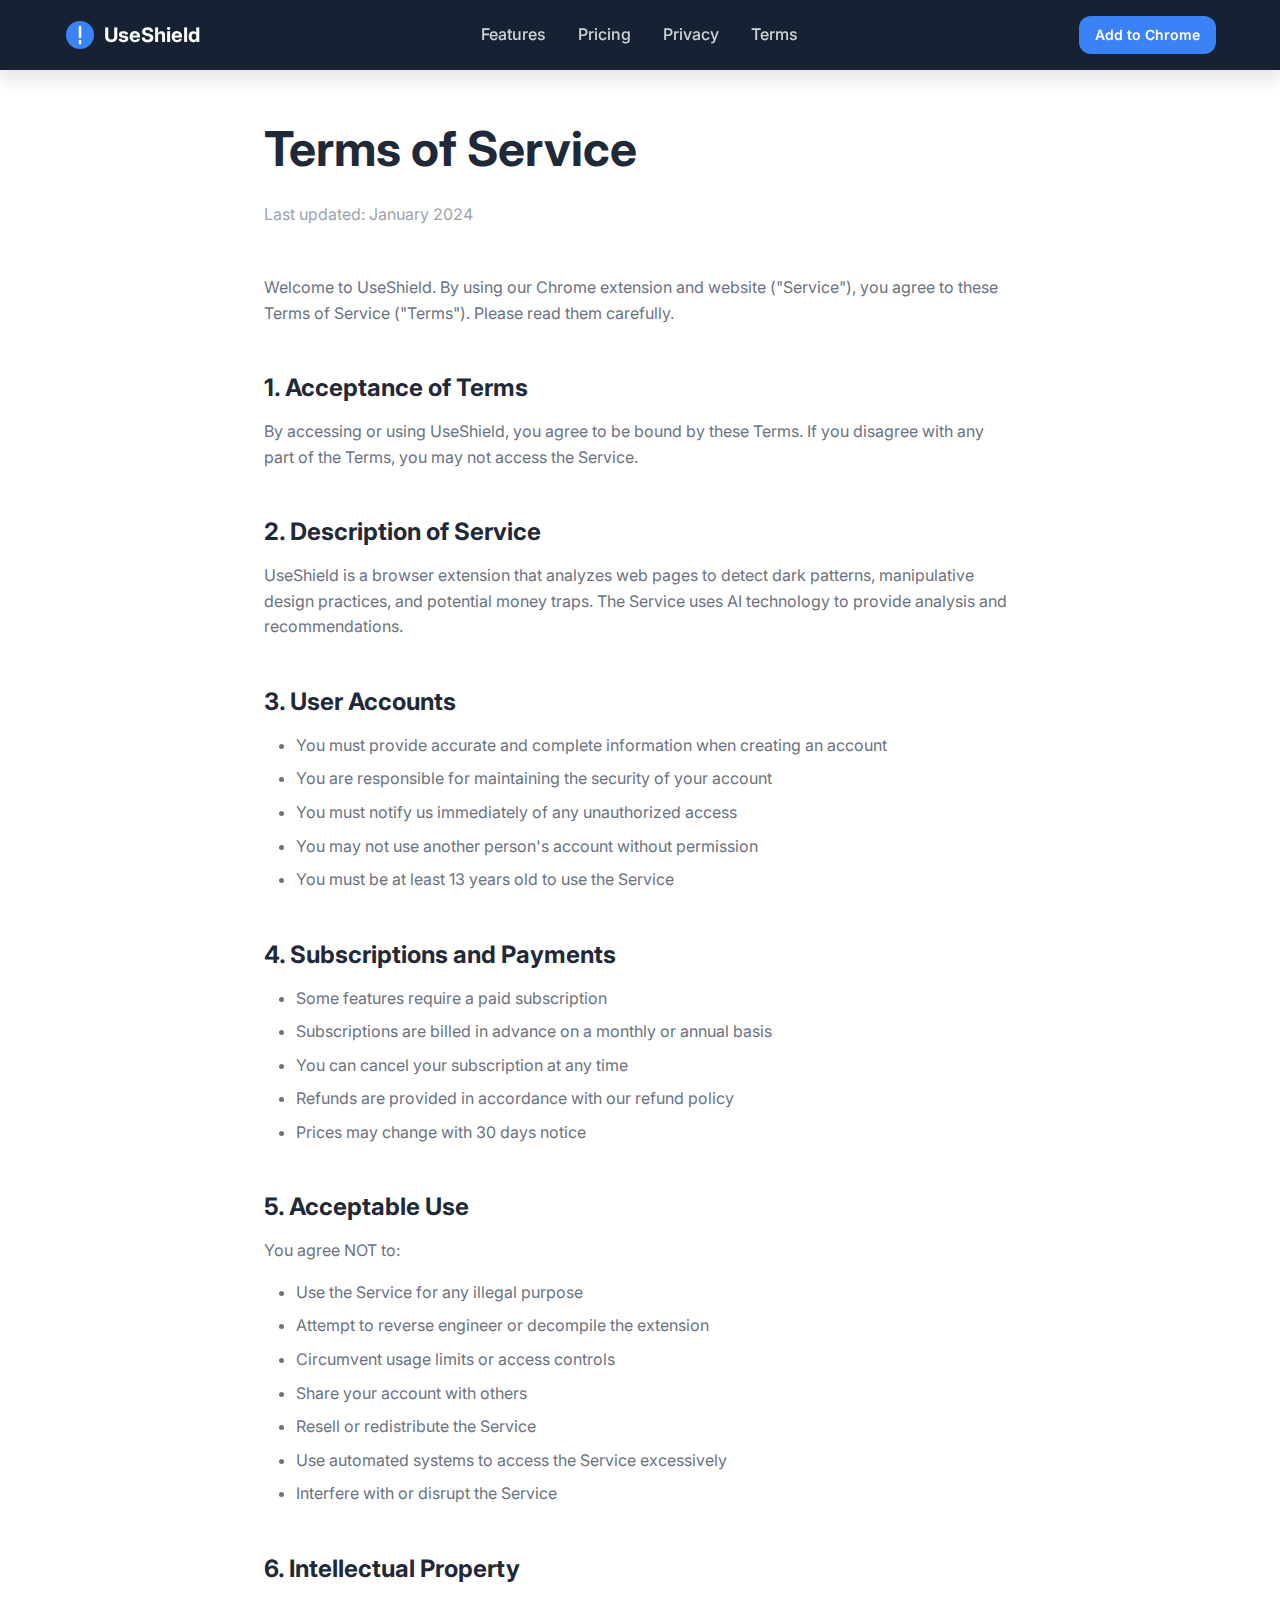
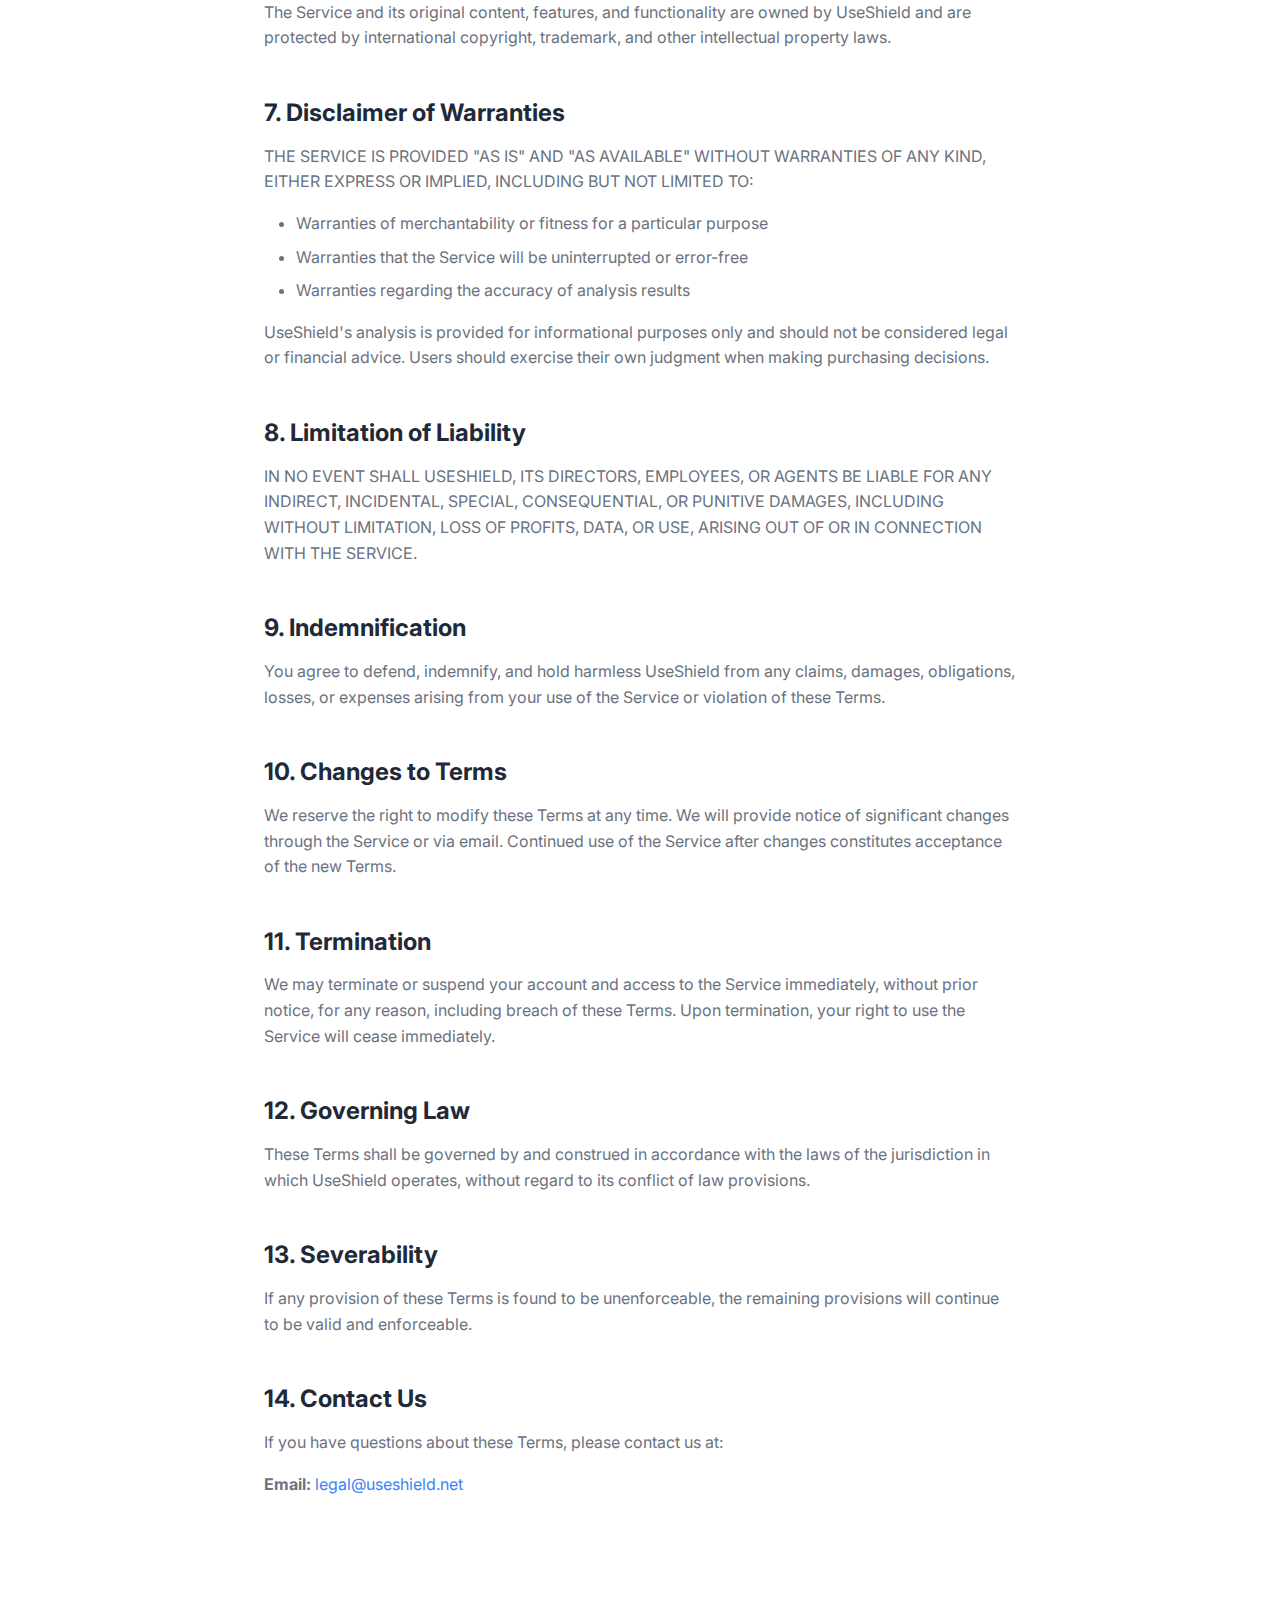
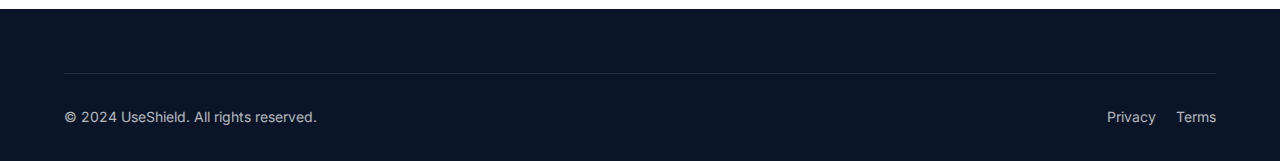
<file: terms.html>
<!DOCTYPE html>
<html lang="en">

<head>
    <meta charset="UTF-8">
    <meta name="viewport" content="width=device-width, initial-scale=1.0">
    <meta name="description"
        content="UseShield Terms of Service - Read our terms and conditions for using the service.">
    <title>Terms of Service - UseShield</title>

    <link rel="icon" type="image/svg+xml"
        href="data:image/svg+xml,<svg xmlns='http://www.w3.org/2000/svg' viewBox='0 0 100 100'><circle cx='50' cy='50' r='45' fill='%233b82f6'/><path d='M50 25 L50 55 M50 70 L50 75' stroke='white' stroke-width='8' stroke-linecap='round'/></svg>">
    <link rel="preconnect" href="https://fonts.googleapis.com">
    <link rel="preconnect" href="https://fonts.gstatic.com" crossorigin>
    <link href="https://fonts.googleapis.com/css2?family=Inter:wght@400;500;600;700&display=swap" rel="stylesheet">
    <link rel="stylesheet" href="css/style.css">
</head>

<body>
    <!-- Navigation -->
    <nav class="nav scrolled">
        <div class="container nav-container">
            <a href="/" class="nav-logo">
                <svg width="32" height="32" viewBox="0 0 32 32" fill="none">
                    <circle cx="16" cy="16" r="14" fill="#3b82f6" />
                    <path d="M16 8V18M16 22V24" stroke="white" stroke-width="2.5" stroke-linecap="round" />
                </svg>
                UseShield
            </a>

            <ul class="nav-links">
                <li><a href="index.html#features">Features</a></li>
                <li><a href="pricing.html">Pricing</a></li>
                <li><a href="privacy.html">Privacy</a></li>
                <li><a href="terms.html">Terms</a></li>
            </ul>

            <div class="nav-cta">
                <a href="https://chrome.google.com/webstore" target="_blank" class="btn btn-primary btn-sm">Add to
                    Chrome</a>
            </div>
        </div>
    </nav>

    <!-- Terms of Service Content -->
    <section class="legal-page" style="padding-top: 120px;">
        <div class="container container-narrow">
            <h1>Terms of Service</h1>
            <p class="last-updated">Last updated: January 2024</p>

            <p>Welcome to UseShield. By using our Chrome extension and website ("Service"), you agree to these Terms of
                Service ("Terms"). Please read them carefully.</p>

            <h2>1. Acceptance of Terms</h2>
            <p>By accessing or using UseShield, you agree to be bound by these Terms. If you disagree with any part of
                the Terms, you may not access the Service.</p>

            <h2>2. Description of Service</h2>
            <p>UseShield is a browser extension that analyzes web pages to detect dark patterns, manipulative design
                practices, and potential money traps. The Service uses AI technology to provide analysis and
                recommendations.</p>

            <h2>3. User Accounts</h2>
            <ul>
                <li>You must provide accurate and complete information when creating an account</li>
                <li>You are responsible for maintaining the security of your account</li>
                <li>You must notify us immediately of any unauthorized access</li>
                <li>You may not use another person's account without permission</li>
                <li>You must be at least 13 years old to use the Service</li>
            </ul>

            <h2>4. Subscriptions and Payments</h2>
            <ul>
                <li>Some features require a paid subscription</li>
                <li>Subscriptions are billed in advance on a monthly or annual basis</li>
                <li>You can cancel your subscription at any time</li>
                <li>Refunds are provided in accordance with our refund policy</li>
                <li>Prices may change with 30 days notice</li>
            </ul>

            <h2>5. Acceptable Use</h2>
            <p>You agree NOT to:</p>
            <ul>
                <li>Use the Service for any illegal purpose</li>
                <li>Attempt to reverse engineer or decompile the extension</li>
                <li>Circumvent usage limits or access controls</li>
                <li>Share your account with others</li>
                <li>Resell or redistribute the Service</li>
                <li>Use automated systems to access the Service excessively</li>
                <li>Interfere with or disrupt the Service</li>
            </ul>

            <h2>6. Intellectual Property</h2>
            <p>The Service and its original content, features, and functionality are owned by UseShield and are
                protected by international copyright, trademark, and other intellectual property laws.</p>

            <h2>7. Disclaimer of Warranties</h2>
            <p>THE SERVICE IS PROVIDED "AS IS" AND "AS AVAILABLE" WITHOUT WARRANTIES OF ANY KIND, EITHER EXPRESS OR
                IMPLIED, INCLUDING BUT NOT LIMITED TO:</p>
            <ul>
                <li>Warranties of merchantability or fitness for a particular purpose</li>
                <li>Warranties that the Service will be uninterrupted or error-free</li>
                <li>Warranties regarding the accuracy of analysis results</li>
            </ul>
            <p>UseShield's analysis is provided for informational purposes only and should not be considered legal or
                financial advice. Users should exercise their own judgment when making purchasing decisions.</p>

            <h2>8. Limitation of Liability</h2>
            <p>IN NO EVENT SHALL USESHIELD, ITS DIRECTORS, EMPLOYEES, OR AGENTS BE LIABLE FOR ANY INDIRECT, INCIDENTAL,
                SPECIAL, CONSEQUENTIAL, OR PUNITIVE DAMAGES, INCLUDING WITHOUT LIMITATION, LOSS OF PROFITS, DATA, OR
                USE, ARISING OUT OF OR IN CONNECTION WITH THE SERVICE.</p>

            <h2>9. Indemnification</h2>
            <p>You agree to defend, indemnify, and hold harmless UseShield from any claims, damages, obligations,
                losses, or expenses arising from your use of the Service or violation of these Terms.</p>

            <h2>10. Changes to Terms</h2>
            <p>We reserve the right to modify these Terms at any time. We will provide notice of significant changes
                through the Service or via email. Continued use of the Service after changes constitutes acceptance of
                the new Terms.</p>

            <h2>11. Termination</h2>
            <p>We may terminate or suspend your account and access to the Service immediately, without prior notice, for
                any reason, including breach of these Terms. Upon termination, your right to use the Service will cease
                immediately.</p>

            <h2>12. Governing Law</h2>
            <p>These Terms shall be governed by and construed in accordance with the laws of the jurisdiction in which
                UseShield operates, without regard to its conflict of law provisions.</p>

            <h2>13. Severability</h2>
            <p>If any provision of these Terms is found to be unenforceable, the remaining provisions will continue to
                be valid and enforceable.</p>

            <h2>14. Contact Us</h2>
            <p>If you have questions about these Terms, please contact us at:</p>
            <p><strong>Email:</strong> <a href="mailto:legal@useshield.net">legal@useshield.net</a></p>
        </div>
    </section>

    <!-- Footer -->
    <footer class="footer">
        <div class="container">
            <div class="footer-bottom">
                <p>&copy; 2024 UseShield. All rights reserved.</p>
                <div>
                    <a href="privacy.html" style="color: rgba(255,255,255,0.7); margin-right: 16px;">Privacy</a>
                    <a href="terms.html" style="color: rgba(255,255,255,0.7);">Terms</a>
                </div>
            </div>
        </div>
    </footer>
</body>

</html>
</file>
<file: css/style.css>
/* UseShield Website - Design System */

:root {
    /* Colors */
    --primary: #3b82f6;
    --primary-dark: #2563eb;
    --primary-light: #60a5fa;
    --secondary: #1e3a5f;
    --background-dark: #0a1628;
    --background-gradient: linear-gradient(135deg, #1e3a5f 0%, #0a1628 50%, #1a1a2e 100%);

    --text-primary: #1f2937;
    --text-secondary: #6b7280;
    --text-muted: #9ca3af;
    --text-white: #ffffff;

    --success: #10b981;
    --success-dark: #059669;
    --danger: #ef4444;
    --warning: #f59e0b;

    --surface-white: #ffffff;
    --surface-light: #f9fafb;
    --surface-gray: #f3f4f6;
    --border-light: #e5e7eb;
    --border-subtle: rgba(255, 255, 255, 0.1);

    /* Spacing */
    --space-xs: 4px;
    --space-sm: 8px;
    --space-md: 16px;
    --space-lg: 24px;
    --space-xl: 32px;
    --space-2xl: 48px;
    --space-3xl: 64px;
    --space-4xl: 96px;

    /* Typography */
    --font-family: 'Inter', -apple-system, BlinkMacSystemFont, 'Segoe UI', Roboto, sans-serif;
    --font-size-xs: 12px;
    --font-size-sm: 14px;
    --font-size-base: 16px;
    --font-size-lg: 18px;
    --font-size-xl: 20px;
    --font-size-2xl: 24px;
    --font-size-3xl: 32px;
    --font-size-4xl: 40px;
    --font-size-5xl: 48px;
    --font-size-6xl: 64px;

    /* Border Radius */
    --radius-sm: 4px;
    --radius-md: 8px;
    --radius-lg: 12px;
    --radius-xl: 16px;
    --radius-2xl: 24px;
    --radius-full: 9999px;

    /* Shadows */
    --shadow-sm: 0 1px 2px rgba(0, 0, 0, 0.05);
    --shadow-md: 0 4px 6px rgba(0, 0, 0, 0.1);
    --shadow-lg: 0 10px 15px rgba(0, 0, 0, 0.1);
    --shadow-xl: 0 20px 25px rgba(0, 0, 0, 0.15);
    --shadow-glow: 0 0 40px rgba(59, 130, 246, 0.3);

    /* Transitions */
    --transition-fast: 150ms ease;
    --transition-base: 200ms ease;
    --transition-slow: 300ms ease;

    /* Container */
    --container-max: 1200px;
    --container-narrow: 800px;
}

/* Reset */
*,
*::before,
*::after {
    margin: 0;
    padding: 0;
    box-sizing: border-box;
}

html {
    scroll-behavior: smooth;
}

body {
    font-family: var(--font-family);
    font-size: var(--font-size-base);
    line-height: 1.6;
    color: var(--text-primary);
    background: var(--surface-white);
    -webkit-font-smoothing: antialiased;
    -moz-osx-font-smoothing: grayscale;
}

a {
    color: var(--primary);
    text-decoration: none;
    transition: color var(--transition-fast);
}

a:hover {
    color: var(--primary-dark);
}

img {
    max-width: 100%;
    height: auto;
}

/* Container */
.container {
    width: 100%;
    max-width: var(--container-max);
    margin: 0 auto;
    padding: 0 var(--space-lg);
}

.container-narrow {
    max-width: var(--container-narrow);
}

/* Typography */
h1,
h2,
h3,
h4,
h5,
h6 {
    font-weight: 700;
    line-height: 1.2;
    color: var(--text-primary);
}

h1 {
    font-size: var(--font-size-5xl);
}

h2 {
    font-size: var(--font-size-4xl);
}

h3 {
    font-size: var(--font-size-3xl);
}

h4 {
    font-size: var(--font-size-2xl);
}

h5 {
    font-size: var(--font-size-xl);
}

h6 {
    font-size: var(--font-size-lg);
}

.text-center {
    text-align: center;
}

.text-white {
    color: var(--text-white);
}

.text-muted {
    color: var(--text-muted);
}

/* Buttons */
.btn {
    display: inline-flex;
    align-items: center;
    justify-content: center;
    gap: var(--space-sm);
    padding: var(--space-md) var(--space-xl);
    font-size: var(--font-size-base);
    font-weight: 600;
    font-family: var(--font-family);
    border-radius: var(--radius-lg);
    border: none;
    cursor: pointer;
    transition: all var(--transition-base);
    text-decoration: none;
}

.btn-primary {
    background: var(--primary);
    color: var(--text-white);
}

.btn-primary:hover {
    background: var(--primary-dark);
    color: var(--text-white);
    transform: translateY(-2px);
    box-shadow: var(--shadow-lg);
}

.btn-secondary {
    background: transparent;
    color: var(--text-white);
    border: 2px solid rgba(255, 255, 255, 0.3);
}

.btn-secondary:hover {
    background: rgba(255, 255, 255, 0.1);
    border-color: rgba(255, 255, 255, 0.5);
    color: var(--text-white);
}

.btn-outline {
    background: transparent;
    color: var(--primary);
    border: 2px solid var(--primary);
}

.btn-outline:hover {
    background: var(--primary);
    color: var(--text-white);
}

.btn-lg {
    padding: var(--space-lg) var(--space-2xl);
    font-size: var(--font-size-lg);
}

.btn-sm {
    padding: var(--space-sm) var(--space-md);
    font-size: var(--font-size-sm);
}

/* Navigation */
.nav {
    position: fixed;
    top: 0;
    left: 0;
    right: 0;
    z-index: 1000;
    padding: var(--space-md) 0;
    background: transparent;
    transition: background var(--transition-base), box-shadow var(--transition-base);
}

.nav.scrolled {
    background: rgba(10, 22, 40, 0.95);
    backdrop-filter: blur(10px);
    box-shadow: var(--shadow-lg);
}

.nav-container {
    display: flex;
    align-items: center;
    justify-content: space-between;
}

.nav-logo {
    display: flex;
    align-items: center;
    gap: var(--space-sm);
    font-size: var(--font-size-xl);
    font-weight: 700;
    color: var(--text-white);
}

.nav-logo img {
    width: 32px;
    height: 32px;
}

.nav-links {
    display: flex;
    align-items: center;
    gap: var(--space-xl);
    list-style: none;
}

.nav-links a {
    color: rgba(255, 255, 255, 0.8);
    font-weight: 500;
    transition: color var(--transition-fast);
}

.nav-links a:hover {
    color: var(--text-white);
}

.nav-cta {
    display: flex;
    align-items: center;
    gap: var(--space-md);
}

/* Mobile menu */
.nav-toggle {
    display: none;
    background: none;
    border: none;
    color: var(--text-white);
    cursor: pointer;
    padding: var(--space-sm);
}

@media (max-width: 768px) {

    .nav-links,
    .nav-cta {
        display: none;
    }

    .nav-toggle {
        display: block;
    }

    .nav-links.active {
        display: flex;
        flex-direction: column;
        position: absolute;
        top: 100%;
        left: 0;
        right: 0;
        background: rgba(10, 22, 40, 0.98);
        padding: var(--space-lg);
        gap: var(--space-md);
    }
}

/* Hero Section */
.hero {
    min-height: 100vh;
    display: flex;
    align-items: center;
    background: var(--background-gradient);
    position: relative;
    overflow: hidden;
    padding-top: 80px;
}

.hero::before {
    content: '';
    position: absolute;
    top: -50%;
    right: -20%;
    width: 80%;
    height: 150%;
    background: radial-gradient(circle, rgba(59, 130, 246, 0.1) 0%, transparent 60%);
    pointer-events: none;
}

.hero-content {
    position: relative;
    z-index: 1;
    max-width: 650px;
}

.hero-badge {
    display: inline-flex;
    align-items: center;
    gap: var(--space-sm);
    background: rgba(59, 130, 246, 0.2);
    color: var(--primary-light);
    padding: var(--space-sm) var(--space-md);
    border-radius: var(--radius-full);
    font-size: var(--font-size-sm);
    font-weight: 500;
    margin-bottom: var(--space-lg);
}

.hero h1 {
    font-size: var(--font-size-6xl);
    color: var(--text-white);
    margin-bottom: var(--space-lg);
    line-height: 1.1;
}

.hero h1 span {
    background: linear-gradient(135deg, var(--primary-light), var(--primary));
    -webkit-background-clip: text;
    -webkit-text-fill-color: transparent;
    background-clip: text;
}

.hero p {
    font-size: var(--font-size-xl);
    color: rgba(255, 255, 255, 0.8);
    margin-bottom: var(--space-xl);
    line-height: 1.6;
}

.hero-buttons {
    display: flex;
    gap: var(--space-md);
    flex-wrap: wrap;
}

.hero-stats {
    display: flex;
    gap: var(--space-2xl);
    margin-top: var(--space-3xl);
}

.hero-stat {
    text-align: center;
}

.hero-stat-value {
    font-size: var(--font-size-3xl);
    font-weight: 700;
    color: var(--text-white);
}

.hero-stat-label {
    font-size: var(--font-size-sm);
    color: rgba(255, 255, 255, 0.6);
}

.hero-image {
    position: absolute;
    right: -5%;
    top: 50%;
    transform: translateY(-50%);
    width: 55%;
    max-width: 700px;
}

@media (max-width: 1024px) {
    .hero {
        text-align: center;
    }

    .hero-content {
        max-width: 100%;
    }

    .hero h1 {
        font-size: var(--font-size-4xl);
    }

    .hero-buttons {
        justify-content: center;
    }

    .hero-stats {
        justify-content: center;
    }

    .hero-image {
        display: none;
    }
}

/* Features Section */
.features {
    padding: var(--space-4xl) 0;
    background: var(--surface-light);
}

.section-header {
    text-align: center;
    max-width: 600px;
    margin: 0 auto var(--space-3xl);
}

.section-header h2 {
    margin-bottom: var(--space-md);
}

.section-header p {
    color: var(--text-secondary);
    font-size: var(--font-size-lg);
}

.features-grid {
    display: grid;
    grid-template-columns: repeat(3, 1fr);
    gap: var(--space-xl);
}

.feature-card {
    background: var(--surface-white);
    padding: var(--space-xl);
    border-radius: var(--radius-xl);
    box-shadow: var(--shadow-sm);
    transition: transform var(--transition-base), box-shadow var(--transition-base);
}

.feature-card:hover {
    transform: translateY(-4px);
    box-shadow: var(--shadow-lg);
}

.feature-icon {
    width: 56px;
    height: 56px;
    background: linear-gradient(135deg, var(--primary), var(--primary-dark));
    border-radius: var(--radius-lg);
    display: flex;
    align-items: center;
    justify-content: center;
    margin-bottom: var(--space-lg);
}

.feature-icon svg {
    width: 28px;
    height: 28px;
    color: var(--text-white);
}

.feature-card h3 {
    font-size: var(--font-size-xl);
    margin-bottom: var(--space-sm);
}

.feature-card p {
    color: var(--text-secondary);
    font-size: var(--font-size-base);
}

@media (max-width: 768px) {
    .features-grid {
        grid-template-columns: 1fr;
    }
}

/* CTA Section */
.cta {
    padding: var(--space-4xl) 0;
    background: var(--background-gradient);
    text-align: center;
}

.cta h2 {
    color: var(--text-white);
    margin-bottom: var(--space-md);
}

.cta p {
    color: rgba(255, 255, 255, 0.8);
    font-size: var(--font-size-lg);
    margin-bottom: var(--space-xl);
    max-width: 500px;
    margin-left: auto;
    margin-right: auto;
}

/* Footer */
.footer {
    background: var(--background-dark);
    color: rgba(255, 255, 255, 0.7);
    padding: var(--space-3xl) 0 var(--space-xl);
}

.footer-grid {
    display: grid;
    grid-template-columns: 2fr 1fr 1fr 1fr;
    gap: var(--space-2xl);
    margin-bottom: var(--space-2xl);
}

.footer-brand {
    max-width: 300px;
}

.footer-brand p {
    margin-top: var(--space-md);
    font-size: var(--font-size-sm);
}

.footer-column h4 {
    color: var(--text-white);
    font-size: var(--font-size-base);
    margin-bottom: var(--space-md);
}

.footer-links {
    list-style: none;
}

.footer-links li {
    margin-bottom: var(--space-sm);
}

.footer-links a {
    color: rgba(255, 255, 255, 0.7);
    font-size: var(--font-size-sm);
}

.footer-links a:hover {
    color: var(--text-white);
}

.footer-bottom {
    display: flex;
    justify-content: space-between;
    align-items: center;
    padding-top: var(--space-xl);
    border-top: 1px solid rgba(255, 255, 255, 0.1);
    font-size: var(--font-size-sm);
}

.footer-social {
    display: flex;
    gap: var(--space-md);
}

.footer-social a {
    color: rgba(255, 255, 255, 0.7);
}

.footer-social a:hover {
    color: var(--text-white);
}

@media (max-width: 768px) {
    .footer-grid {
        grid-template-columns: 1fr 1fr;
    }

    .footer-bottom {
        flex-direction: column;
        gap: var(--space-md);
        text-align: center;
    }
}

/* Pricing */
.pricing {
    padding: var(--space-4xl) 0;
}

.pricing-grid {
    display: grid;
    grid-template-columns: repeat(3, 1fr);
    gap: var(--space-xl);
    max-width: 1000px;
    margin: 0 auto;
}

.pricing-card {
    background: var(--surface-white);
    border: 1px solid var(--border-light);
    border-radius: var(--radius-xl);
    padding: var(--space-xl);
    text-align: center;
    transition: transform var(--transition-base), box-shadow var(--transition-base);
}

.pricing-card:hover {
    transform: translateY(-4px);
    box-shadow: var(--shadow-xl);
}

.pricing-card.featured {
    border-color: var(--primary);
    position: relative;
}

.pricing-card.featured::before {
    content: 'Most Popular';
    position: absolute;
    top: -12px;
    left: 50%;
    transform: translateX(-50%);
    background: var(--primary);
    color: var(--text-white);
    padding: var(--space-xs) var(--space-md);
    border-radius: var(--radius-full);
    font-size: var(--font-size-xs);
    font-weight: 600;
}

.pricing-card h3 {
    font-size: var(--font-size-xl);
    margin-bottom: var(--space-sm);
}

.pricing-price {
    font-size: var(--font-size-4xl);
    font-weight: 700;
    color: var(--text-primary);
    margin-bottom: var(--space-lg);
}

.pricing-price span {
    font-size: var(--font-size-base);
    font-weight: 400;
    color: var(--text-muted);
}

.pricing-features {
    list-style: none;
    text-align: left;
    margin-bottom: var(--space-xl);
}

.pricing-features li {
    display: flex;
    align-items: center;
    gap: var(--space-sm);
    padding: var(--space-sm) 0;
    font-size: var(--font-size-sm);
    color: var(--text-secondary);
}

.pricing-features li svg {
    color: var(--success);
    flex-shrink: 0;
}

@media (max-width: 768px) {
    .pricing-grid {
        grid-template-columns: 1fr;
    }
}

/* Legal Pages */
.legal-page {
    padding: var(--space-4xl) 0;
}

.legal-page h1 {
    margin-bottom: var(--space-lg);
}

.legal-page .last-updated {
    color: var(--text-muted);
    margin-bottom: var(--space-2xl);
}

.legal-page h2 {
    font-size: var(--font-size-2xl);
    margin-top: var(--space-2xl);
    margin-bottom: var(--space-md);
}

.legal-page p,
.legal-page ul {
    margin-bottom: var(--space-md);
    color: var(--text-secondary);
}

.legal-page ul {
    padding-left: var(--space-xl);
}

.legal-page li {
    margin-bottom: var(--space-sm);
}

/* Password Reset */
.reset-page {
    min-height: 100vh;
    display: flex;
    align-items: center;
    justify-content: center;
    background: var(--background-gradient);
    padding: var(--space-xl);
}

.reset-card {
    background: var(--surface-white);
    border-radius: var(--radius-xl);
    padding: var(--space-2xl);
    width: 100%;
    max-width: 400px;
    box-shadow: var(--shadow-xl);
}

/* Utilities */
.hidden {
    display: none !important;
}

.mt-lg {
    margin-top: var(--space-lg);
}

.mb-lg {
    margin-bottom: var(--space-lg);
}
</file>
